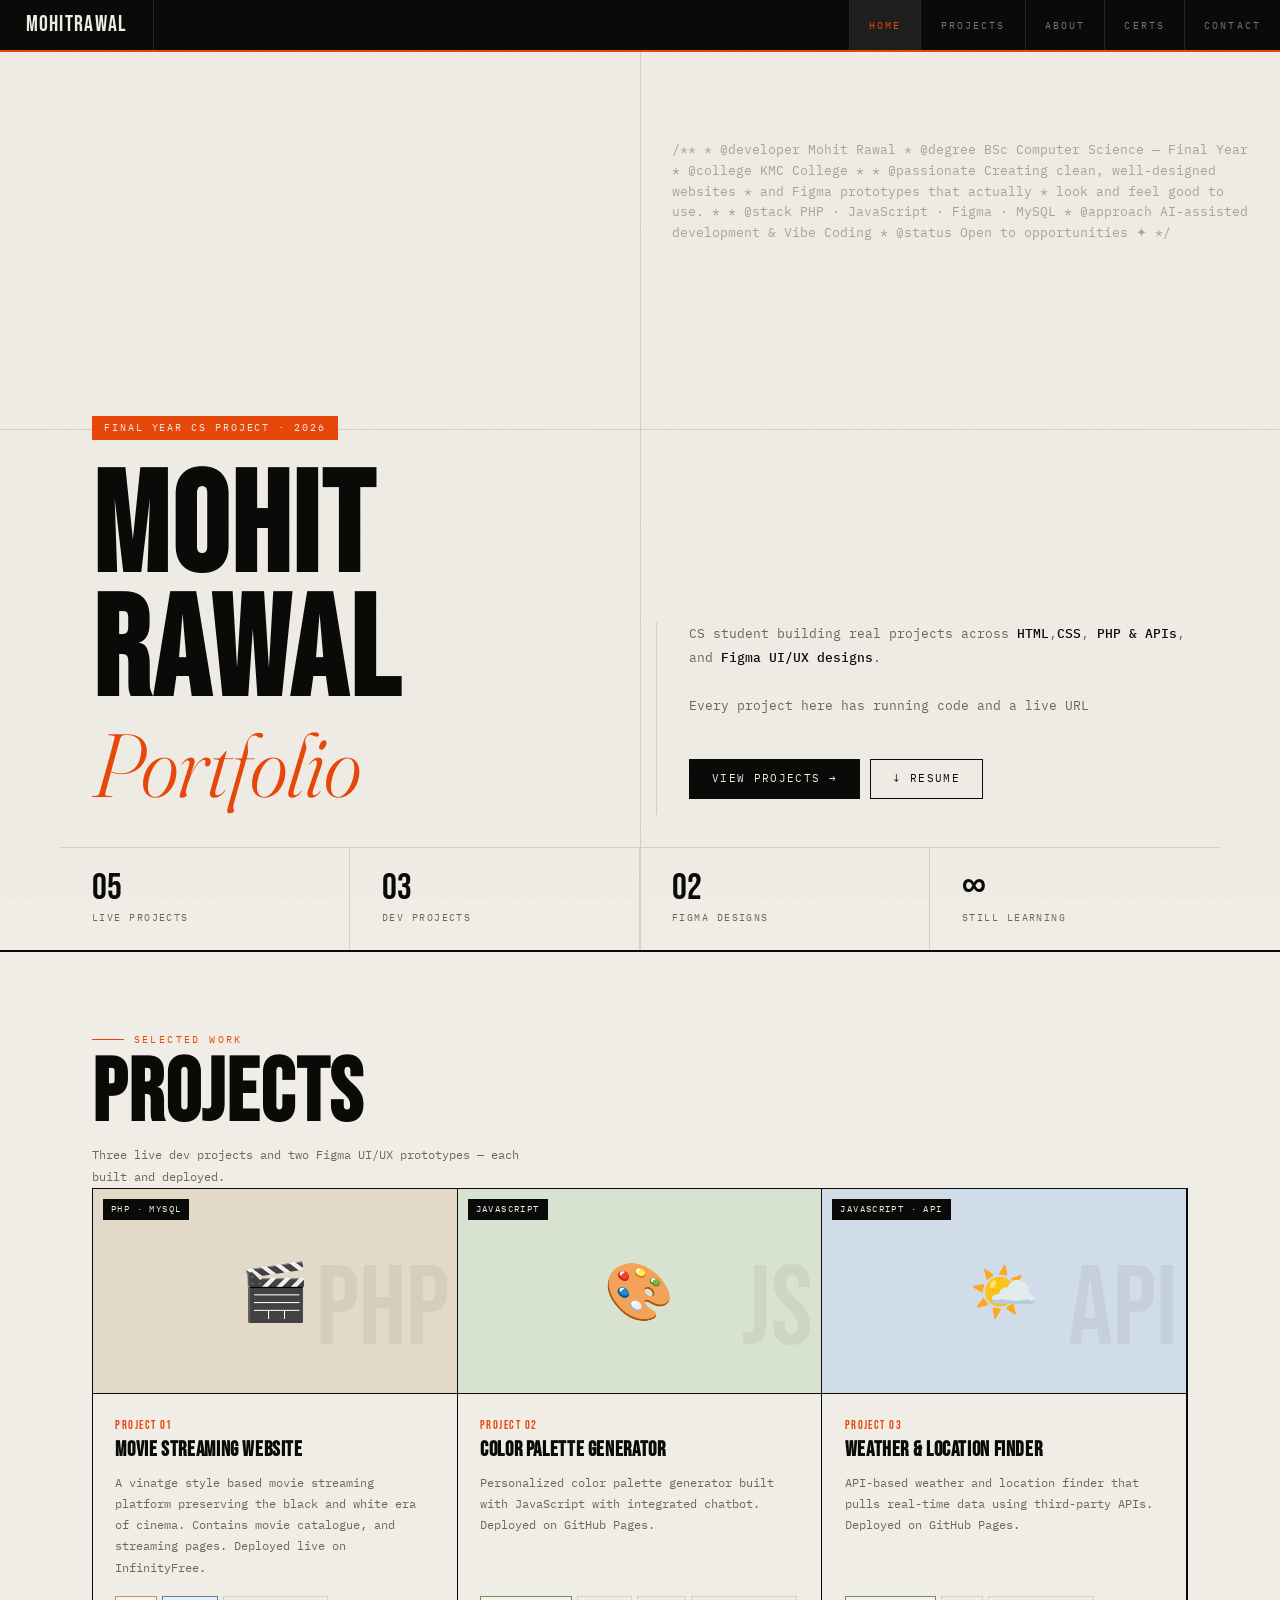
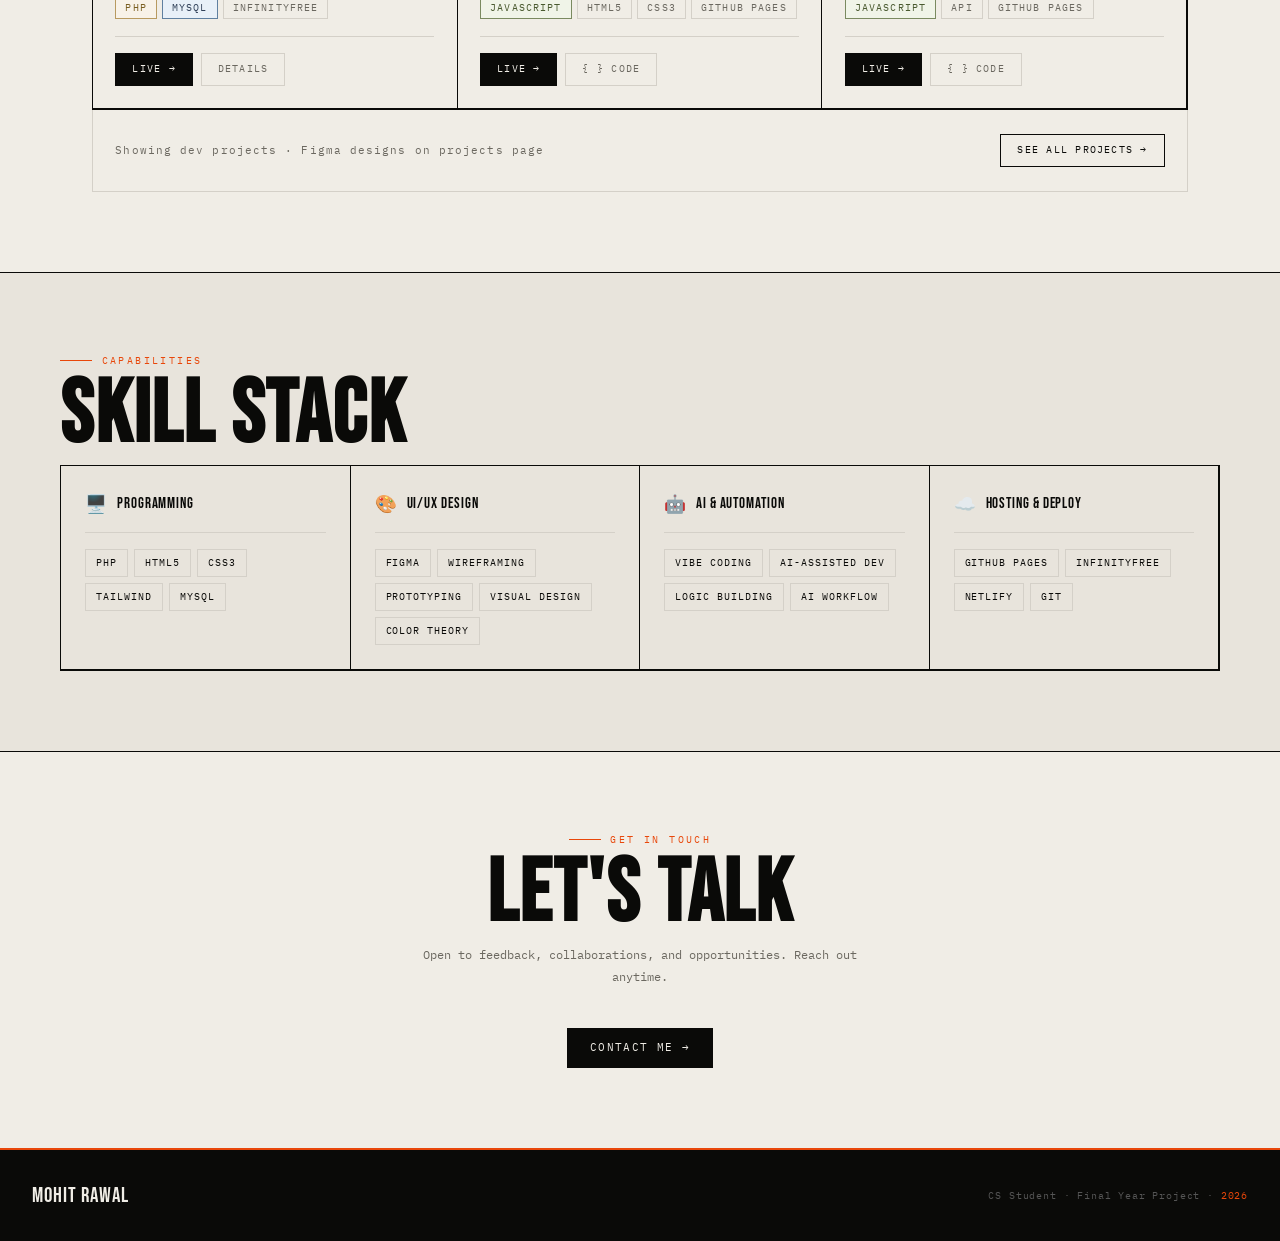
<file: index.html>
<!DOCTYPE html>
<html lang="en">
<head>
  <meta charset="UTF-8" />
  <meta name="viewport" content="width=device-width, initial-scale=1.0" />
  <title>MohitRawal — Portfolio</title>
  <meta name="description" content="CS Student · PHP · JavaScript · Figma · UI/UX Design" />
  <link rel="stylesheet" href="css/style.css" />
  <link rel="icon" type="image/svg+xml" href="data:image/svg+xml,<svg xmlns='http://www.w3.org/2000/svg' viewBox='0 0 100 100'><text y='.9em' font-size='90'>◆</text></svg>" />
</head>
<body>

<nav>
  <a href="index.html" class="nav-logo">MohitRawal</a>
  <ul class="nav-links">
    <li><a href="index.html" class="active">Home</a></li>
    <li><a href="pages/projects.html">Projects</a></li>
    <li><a href="pages/about.html">About</a></li>
    <li><a href="pages/certifications.html">Certs</a></li>
    <li><a href="pages/contact.html">Contact</a></li>
  </ul>
  <button class="hamburger" id="hamburger"><span></span><span></span><span></span></button>
</nav>
<div class="mobile-nav" id="mobileNav">
  <button class="mobile-nav-close" id="mobileNavClose">✕</button>
  <a href="index.html">Home</a>
  <a href="pages/projects.html">Projects</a>
  <a href="pages/about.html">About</a>
  <a href="pages/certifications.html">Certs</a>
  <a href="pages/contact.html">Contact</a>
</div>

<main>

<!-- ══ HERO ══ -->
<div class="hero">
  <div class="hero-rules"></div>

  <div class="hero-inner">
    <div class="hero-left">
      <div class="hero-tag">Final Year CS Project · 2026</div>
      <h1 class="hero-name">
        Mohit<br>Rawal
        <span class="italic-accent">Portfolio</span>
      </h1>
    </div>

<div class="hero-top-right">
  <span class="code-comment">/**
 * @developer  Mohit Rawal
 * @degree     BSc Computer Science — Final Year
 * @college    KMC College
 *
 * @passionate Creating clean, well-designed websites
 *             and Figma prototypes that actually
 *             look and feel good to use.
 *
 * @stack      PHP · JavaScript · Figma · MySQL
 * @approach   AI-assisted development & Vibe Coding
 * @status     Open to opportunities ✦
 */</span>
</div>




    <div class="hero-right">
      <p class="hero-desc">
        CS student building real projects across <em>HTML</em>,<em>CSS</em>,
        <em>PHP &amp; APIs</em>, and <em>Figma UI/UX designs</em>.<br><br>
        Every project here has running code and a live URL
      </p>
      <div class="hero-btns">
        <a href="pages/projects.html" class="btn btn-primary">View Projects →</a>
        <a href="assets/resume.pdf" class="btn btn-outline" download>↓ Resume</a>
      </div>
    </div>
  </div>

  <div class="hero-bottom">
    <div class="hero-stat">
      <span class="hero-stat-num">05</span>
      <span class="hero-stat-label">Live Projects</span>
    </div>
    <div class="hero-stat">
      <span class="hero-stat-num">03</span>
      <span class="hero-stat-label">Dev Projects</span>
    </div>
    <div class="hero-stat">
      <span class="hero-stat-num">02</span>
      <span class="hero-stat-label">Figma Designs</span>
    </div>
    <div class="hero-stat">
      <span class="hero-stat-num">∞</span>
      <span class="hero-stat-label">Still Learning</span>
    </div>
  </div>
</div>

<!-- ══ FEATURED PROJECTS ══ -->
<section>
  <div class="eyebrow">Selected Work</div>
  <h2 class="section-title">Projects</h2>
  <p class="section-sub">Three live dev projects and two Figma UI/UX prototypes — each built and deployed.</p>

  <div class="cards-grid">

    <!-- 01 PHP Movie Streaming -->
    <div class="project-card reveal">
      <div class="card-thumb thumb-php">
        <span>🎬</span>
        <span class="thumb-wm">PHP</span>
        <span class="card-tag">PHP · MySQL</span>
      </div>
      <div class="card-body">
        <div class="card-index">Project 01</div>
        <h3 class="card-title">Movie Streaming Website</h3>
        <p class="card-desc">A vinatge style based movie streaming platform preserving the black and white era of cinema. Contains movie catalogue, and streaming pages. Deployed live on InfinityFree.</p>
        <div class="tech-tags">
          <span class="tag tag-php">PHP</span>
          <span class="tag tag-mysql">MySQL</span>
          <span class="tag">InfinityFree</span>
        </div>
        <div class="card-actions">
          <a href="https://mohitwebdev.infinityfreeapp.com" class="btn btn-primary btn-sm" target="_blank" rel="noopener">Live →</a>
          <a href="pages/projects.html#php" class="btn btn-ghost btn-sm">Details</a>
        </div>
      </div>
    </div>

    <!-- 02 Color Palette Generator -->
    <div class="project-card reveal">
      <div class="card-thumb thumb-js">
        <span>🎨</span>
        <span class="thumb-wm">JS</span>
        <span class="card-tag">JavaScript</span>
      </div>
      <div class="card-body">
        <div class="card-index">Project 02</div>
        <h3 class="card-title">Color Palette Generator</h3>
        <p class="card-desc">Personalized color palette generator built with JavaScript with integrated chatbot. Deployed on GitHub Pages.</p>
        <div class="tech-tags">
          <span class="tag tag-js">JavaScript</span>
          <span class="tag">HTML5</span>
          <span class="tag">CSS3</span>
          <span class="tag">GitHub Pages</span>
        </div>
        <div class="card-actions">
          <a href="https://mohitrawal-codes.github.io/Color_palette/" class="btn btn-primary btn-sm" target="_blank" rel="noopener">Live →</a>
          <a href="https://github.com/mohitrawal-codes/Color_palette" class="btn btn-ghost btn-sm" target="_blank" rel="noopener">{ } Code</a>
        </div>
      </div>
    </div>

    <!-- 03 Weather & Location API -->
    <div class="project-card reveal">
      <div class="card-thumb thumb-js" style="background:#d0dce8;">
        <span>🌤️</span>
        <span class="thumb-wm">API</span>
        <span class="card-tag">JavaScript · API</span>
      </div>
      <div class="card-body">
        <div class="card-index">Project 03</div>
        <h3 class="card-title">Weather &amp; Location Finder</h3>
        <p class="card-desc">API-based weather and location finder that pulls real-time data using third-party APIs. Deployed on GitHub Pages.</p>
        <div class="tech-tags">
          <span class="tag tag-js">JavaScript</span>
          <span class="tag">API</span>
          <span class="tag">GitHub Pages</span>
        </div>
        <div class="card-actions">
          <a href="https://mohitrawal-codes.github.io/API_project/" class="btn btn-primary btn-sm" target="_blank" rel="noopener">Live →</a>
          <a href="https://github.com/mohitrawal-codes/API_project" class="btn btn-ghost btn-sm" target="_blank" rel="noopener">{ } Code</a>
        </div>
      </div>
    </div>

  </div>

  <div style="margin-top:0;border:1px solid var(--line);border-top:none;padding:1.5rem 1.4rem;display:flex;justify-content:space-between;align-items:center;">
    <span style="font-size:0.68rem;color:var(--muted);letter-spacing:0.1em;">Showing dev projects · Figma designs on projects page</span>
    <a href="pages/projects.html" class="btn btn-outline btn-sm">See All Projects →</a>
  </div>
</section>

<!-- ══ SKILLS ══ -->
<div style="border-top:1px solid var(--ink);border-bottom:1px solid var(--ink);background:var(--surface);padding:5rem 2rem;">
  <div style="max-width:1160px;margin:0 auto;">
    <div class="eyebrow">Capabilities</div>
    <h2 class="section-title">Skill Stack</h2>

    <div class="skills-layout">
      <div class="skill-group reveal">
        <div class="skill-group-head">
          <span class="skill-group-icon">🖥️</span>
          <span class="skill-group-name">Programming</span>
        </div>
        <div class="skill-tag-list">
          <span class="skill-tag">PHP</span>
          <span class="skill-tag">HTML5</span>
          <span class="skill-tag">CSS3</span>
          <span class="skill-tag">Tailwind</span>
          <span class="skill-tag">MySQL</span>
        </div>
      </div>
      <div class="skill-group reveal">
        <div class="skill-group-head">
          <span class="skill-group-icon">🎨</span>
          <span class="skill-group-name">UI/UX Design</span>
        </div>
        <div class="skill-tag-list">
          <span class="skill-tag">Figma</span>
          <span class="skill-tag">Wireframing</span>
          <span class="skill-tag">Prototyping</span>
          <span class="skill-tag">Visual Design</span>
          <span class="skill-tag">Color Theory</span>
        </div>
      </div>
      <div class="skill-group reveal">
        <div class="skill-group-head">
          <span class="skill-group-icon">🤖</span>
          <span class="skill-group-name">AI & Automation</span>
        </div>
        <div class="skill-tag-list">
          <span class="skill-tag">Vibe Coding</span>
          <span class="skill-tag">AI-Assisted Dev</span>
          <span class="skill-tag">Logic Building</span>
          <span class="skill-tag">AI Workflow</span>
        </div>
      </div>
      <div class="skill-group reveal">
        <div class="skill-group-head">
          <span class="skill-group-icon">☁️</span>
          <span class="skill-group-name">Hosting & Deploy</span>
        </div>
        <div class="skill-tag-list">
          <span class="skill-tag">GitHub Pages</span>
          <span class="skill-tag">InfinityFree</span>
          <span class="skill-tag">Netlify</span>
          <span class="skill-tag">Git</span>
        </div>
      </div>
    </div>
  </div>
</div>

<!-- ══ CTA ══ -->
<section style="text-align:center;">
  <div class="eyebrow" style="justify-content:center;">Get In Touch</div>
  <h2 class="section-title">Let's Talk</h2>
  <p class="section-sub" style="margin:0 auto 2.5rem;text-align:center;">Open to feedback, collaborations, and opportunities. Reach out anytime.</p>
  <a href="pages/contact.html" class="btn btn-primary">Contact Me →</a>
</section>

</main>

<footer>
  <span class="footer-brand">Mohit Rawal</span>
  <span class="footer-text">CS Student · Final Year Project · <span>2026</span></span>
</footer>

<script src="js/main.js"></script>
</body>
</html>
</file>
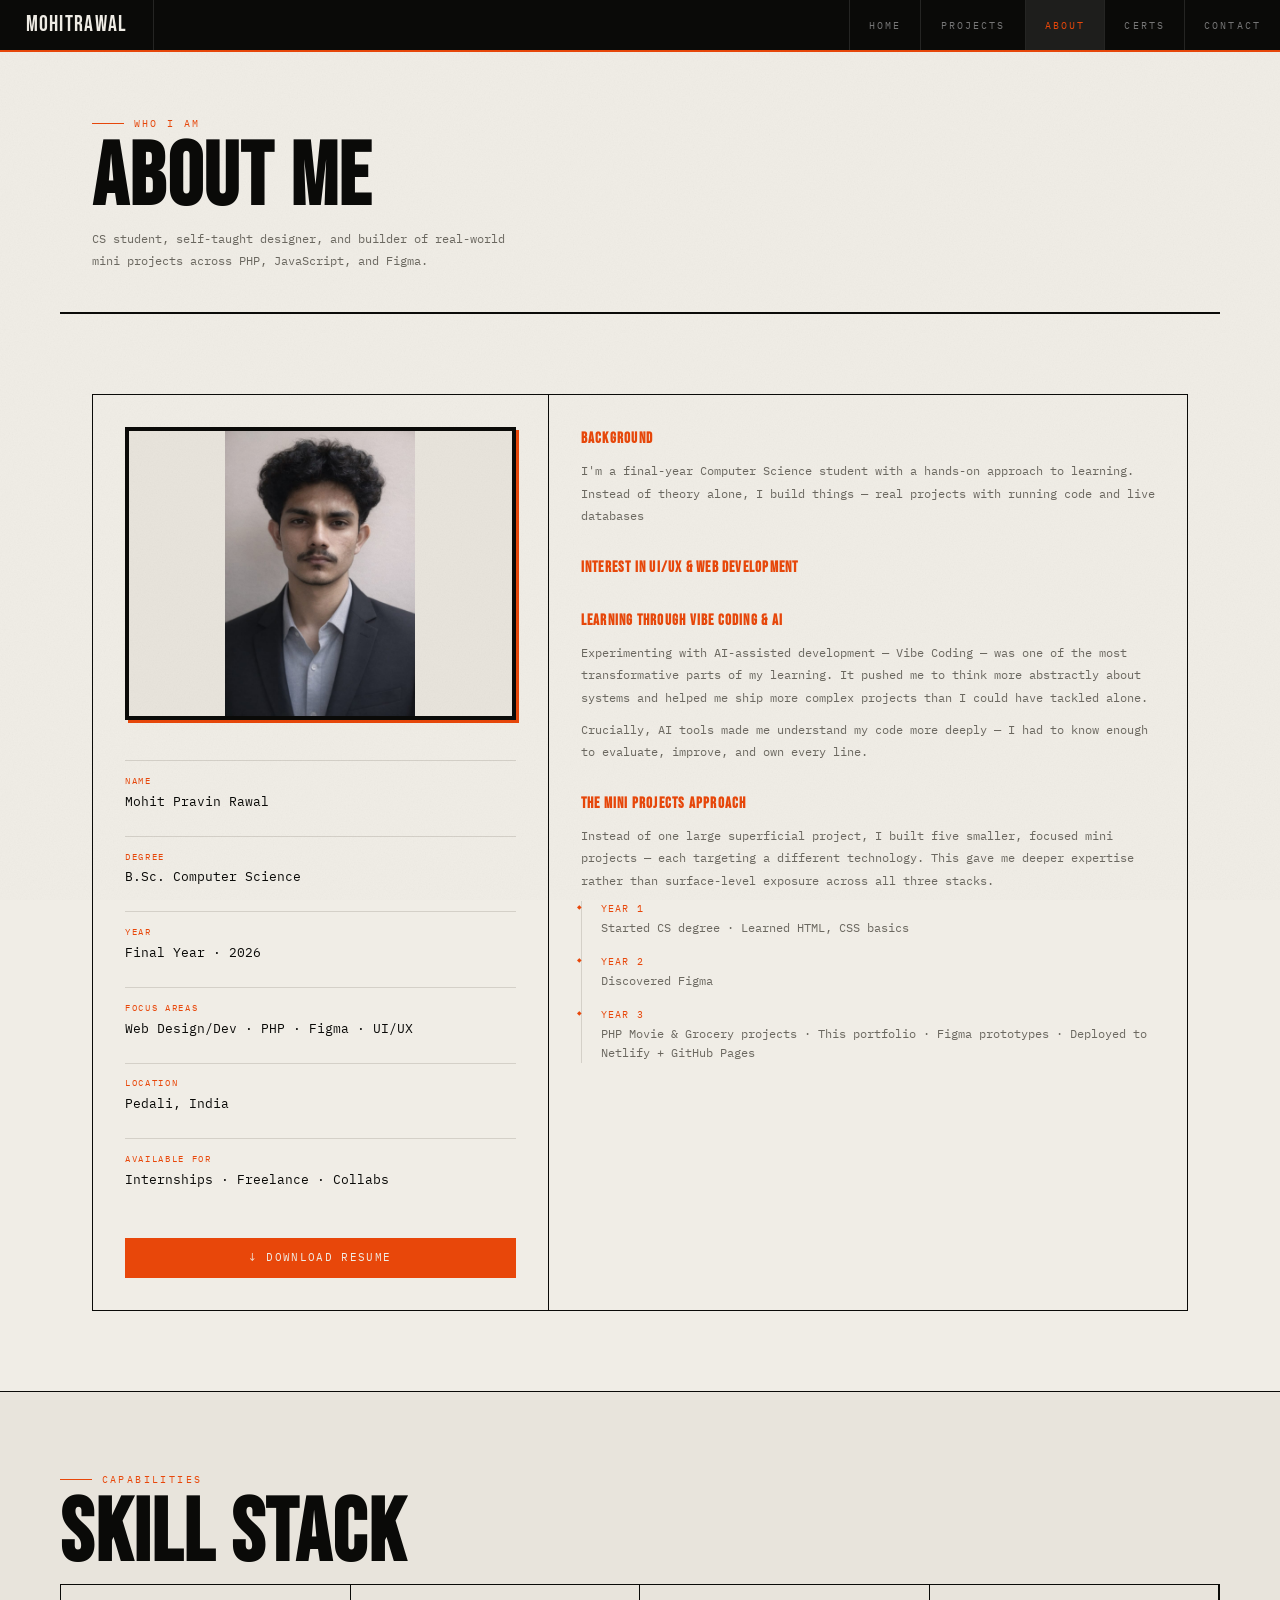
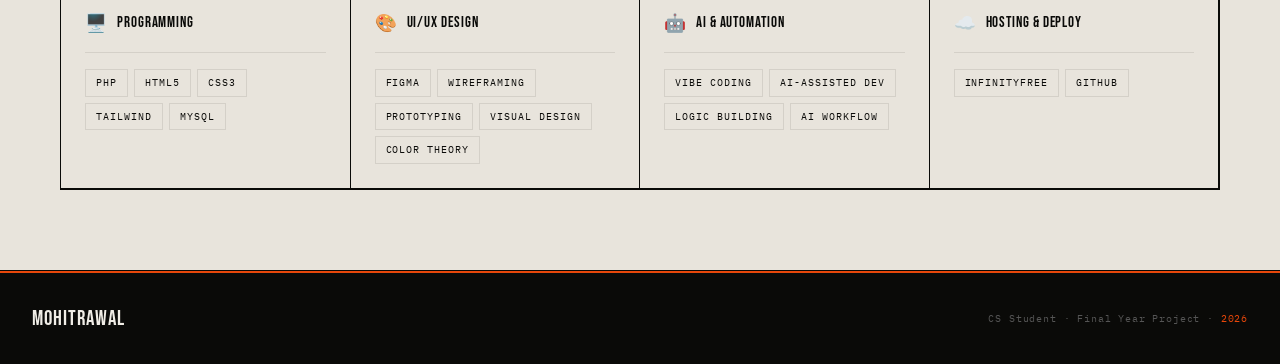
<file: pages/about.html>
<!DOCTYPE html>
<html lang="en">
<head>
  <meta charset="UTF-8" />
  <meta name="viewport" content="width=device-width, initial-scale=1.0" />
  <title>About — MohitRawal</title>
  <link rel="stylesheet" href="../css/style.css" />
</head>
<body>

<nav>
  <a href="../index.html" class="nav-logo">MohitRawal</a>
  <ul class="nav-links">
    <li><a href="../index.html">Home</a></li>
    <li><a href="projects.html">Projects</a></li>
    <li><a href="about.html" class="active">About</a></li>
    <li><a href="certifications.html">Certs</a></li>
    <li><a href="contact.html">Contact</a></li>
  </ul>
  <button class="hamburger" id="hamburger"><span></span><span></span><span></span></button>
</nav>
<div class="mobile-nav" id="mobileNav">
  <button class="mobile-nav-close" id="mobileNavClose">✕</button>
  <a href="../index.html">Home</a>
  <a href="projects.html">Projects</a>
  <a href="about.html">About</a>
  <a href="certifications.html">Certifications</a>
  <a href="contact.html">Contact</a>
</div>

<main>

<div class="page-hero">
  <div class="eyebrow">Who I Am</div>
  <h1 class="section-title">About Me</h1>
  <p class="section-sub">CS student, self-taught designer, and builder of real-world mini projects across PHP, JavaScript, and Figma.</p>
</div>

<section>
  <div class="about-grid">
    <div class="about-left reveal">
      <div class="about-avatar-block">
  <img src="../assets/profile.jpg" alt="Mohit Rawal"/>
</div>

      <div class="about-info-item">
        <div class="about-info-label">Name</div>
        <div class="about-info-val">Mohit Pravin Rawal</div>
      </div>
      <div class="about-info-item">
        <div class="about-info-label">Degree</div>
        <div class="about-info-val">B.Sc. Computer Science</div>
      </div>
      <div class="about-info-item">
        <div class="about-info-label">Year</div>
        <div class="about-info-val">Final Year · 2026</div>
      </div>
      <div class="about-info-item">
        <div class="about-info-label">Focus Areas</div>
        <div class="about-info-val">Web Design/Dev · PHP · Figma · UI/UX</div>
      </div>
      <div class="about-info-item">
        <div class="about-info-label">Location</div>
        <div class="about-info-val">Pedali, India</div>
      </div>
      <div class="about-info-item">
        <div class="about-info-label">Available For</div>
        <div class="about-info-val">Internships · Freelance · Collabs</div>
      </div>

      <div style="padding-top:1.5rem;">
        <a href="../assets/resume.pdf" class="btn btn-orange" download style="width:100%;justify-content:center;">↓ Download Resume</a>
      </div>
    </div>

    <div class="about-right reveal">
      <h3>Background</h3>
      <p>I'm a final-year Computer Science student with a hands-on approach to learning. Instead of theory alone, I build things — real projects with running code and live databases</p>

      <h3>Interest in UI/UX & Web Development</h3>

      <h3>Learning Through Vibe Coding & AI</h3>
      <p>Experimenting with AI-assisted development — Vibe Coding — was one of the most transformative parts of my learning. It pushed me to think more abstractly about systems and helped me ship more complex projects than I could have tackled alone.</p>
      <p>Crucially, AI tools made me understand my code more deeply — I had to know enough to evaluate, improve, and own every line.</p>

      <h3>The Mini Projects Approach</h3>
      <p>Instead of one large superficial project, I built five smaller, focused mini projects — each targeting a different technology. This gave me deeper expertise rather than surface-level exposure across all three stacks.</p>

      <div class="timeline">
        <div class="tl-item">
          <div class="tl-year">Year 1</div>
          <div class="tl-text">Started CS degree · Learned HTML, CSS basics</div>
        </div>
        <div class="tl-item">
          <div class="tl-year">Year 2</div>
          <div class="tl-text">Discovered Figma</div>
        </div>
        <div class="tl-item">
          <div class="tl-year">Year 3</div>
          <div class="tl-text">PHP Movie & Grocery projects · This portfolio · Figma prototypes · Deployed to Netlify + GitHub Pages</div>
        </div>
      </div>
    </div>
  </div>
</section>

<!-- SKILLS FULL -->
<div style="border-top:1px solid var(--ink);border-bottom:1px solid var(--ink);background:var(--surface);padding:5rem 2rem;">
  <div style="max-width:1160px;margin:0 auto;">
    <div class="eyebrow">Capabilities</div>
    <h2 class="section-title">Skill Stack</h2>

    <div class="skills-layout">
      <div class="skill-group reveal">
        <div class="skill-group-head"><span class="skill-group-icon">🖥️</span><span class="skill-group-name">Programming</span></div>
        <div class="skill-tag-list">
          <span class="skill-tag">PHP</span><span class="skill-tag">HTML5</span>
          <span class="skill-tag">CSS3</span><span class="skill-tag">Tailwind</span><span class="skill-tag">MySQL</span>
        </div>
      </div>
      <div class="skill-group reveal">
        <div class="skill-group-head"><span class="skill-group-icon">🎨</span><span class="skill-group-name">UI/UX Design</span></div>
        <div class="skill-tag-list">
          <span class="skill-tag">Figma</span><span class="skill-tag">Wireframing</span><span class="skill-tag">Prototyping</span>
          <span class="skill-tag">Visual Design</span><span class="skill-tag">Color Theory</span>
        </div>
      </div>
      <div class="skill-group reveal">
        <div class="skill-group-head"><span class="skill-group-icon">🤖</span><span class="skill-group-name">AI & Automation</span></div>
        <div class="skill-tag-list">
          <span class="skill-tag">Vibe Coding</span><span class="skill-tag">AI-Assisted Dev</span>
          <span class="skill-tag">Logic Building</span><span class="skill-tag">AI Workflow</span>
        </div>
      </div>
      <div class="skill-group reveal">
        <div class="skill-group-head"><span class="skill-group-icon">☁️</span><span class="skill-group-name">Hosting & Deploy</span></div>
        <div class="skill-tag-list">
          <span class="skill-tag">InfinityFree</span><span class="skill-tag">GitHub</span>
        </div>
      </div>
    </div>
  </div>
</div>

</main>

<footer>
  <span class="footer-brand">MohitRawal</span>
  <span class="footer-text">CS Student · Final Year Project · <span>2026</span></span>
</footer>
<script src="../js/main.js"></script>
</body>
</html>
</file>
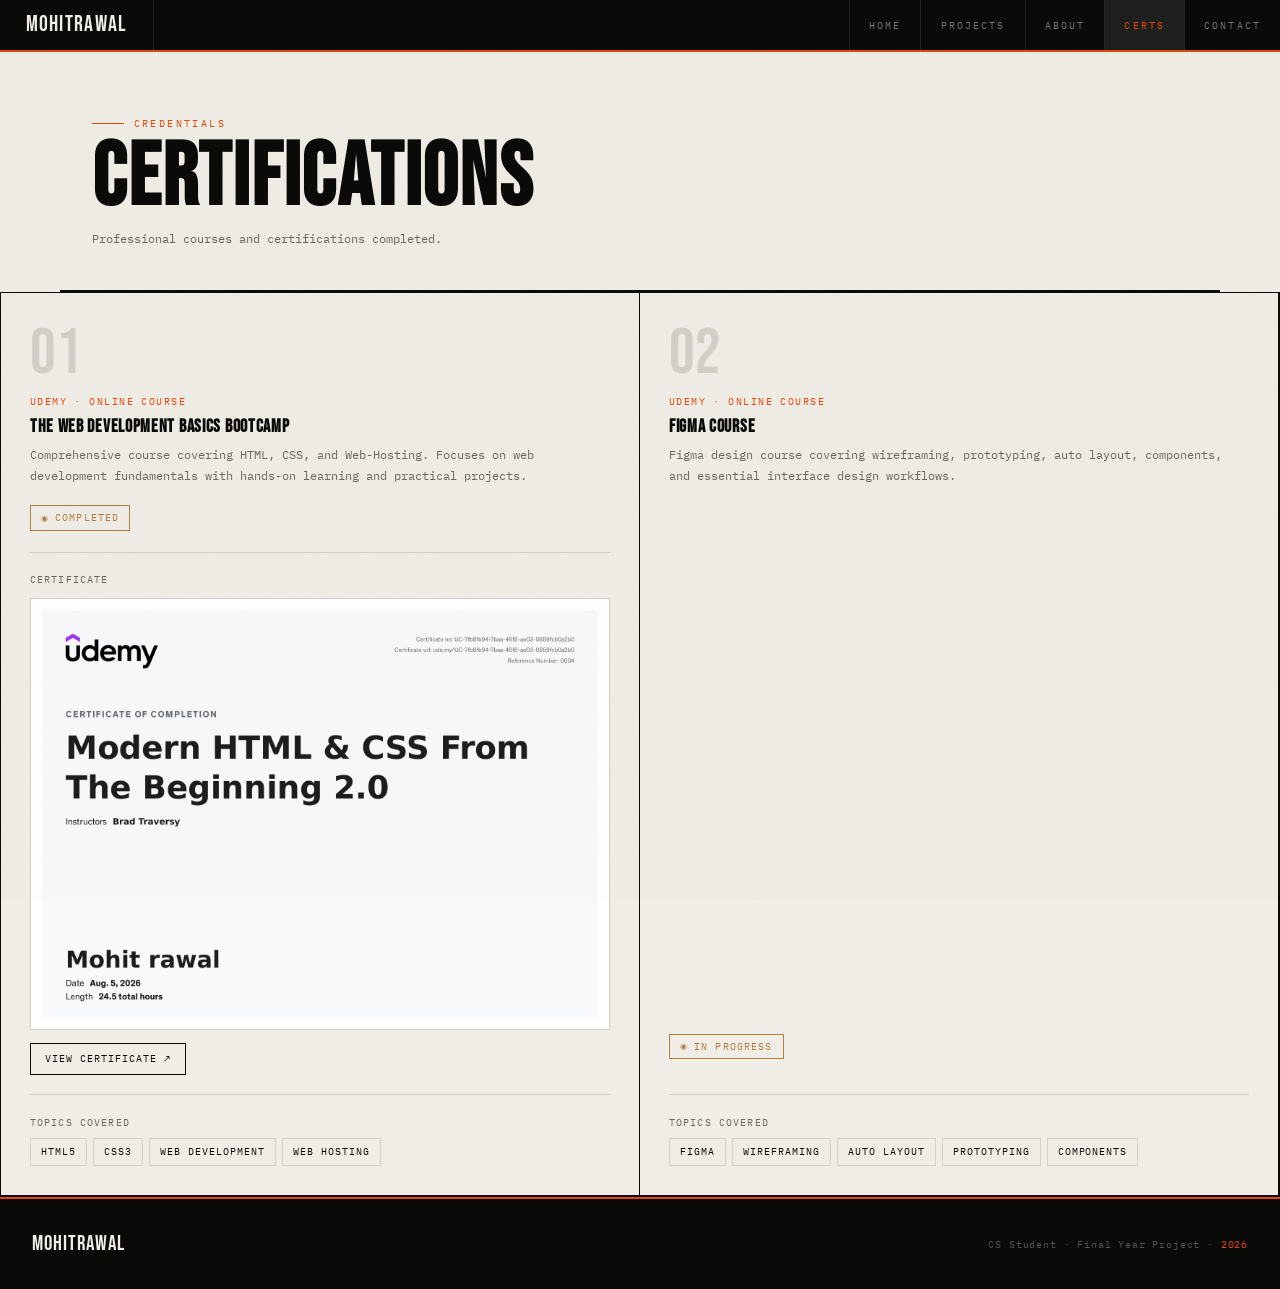
<file: pages/certifications.html>
<!DOCTYPE html>

<html lang="en">

<head>
  <meta charset="UTF-8" />
  <meta name="viewport" content="width=device-width, initial-scale=1.0" />
  <title>Certifications — MohitRawal</title>
  <link rel="stylesheet" href="../css/style.css" />
</head>

<body>

  <nav>

    <a href="../index.html" class="nav-logo">
      MohitRawal
    </a>

    <ul class="nav-links">
      <li><a href="../index.html">Home</a></li>
      <li><a href="projects.html">Projects</a></li>
      <li><a href="about.html">About</a></li>
      <li><a href="certifications.html" class="active">Certs</a></li>
      <li><a href="contact.html">Contact</a></li>
    </ul>

    <button class="hamburger" id="hamburger">
      <span></span>
      <span></span>
      <span></span>
    </button>

  </nav>

  <div class="mobile-nav" id="mobileNav">

    <button class="mobile-nav-close" id="mobileNavClose">
      ✕
    </button>

    <a href="../index.html">Home</a> <a href="projects.html">Projects</a> <a href="about.html">About</a> <a
      href="certifications.html">Certifications</a> <a href="contact.html">Contact</a>

  </div>

  <main>

    <div class="page-hero">

      <div class="eyebrow">
        Credentials
      </div>

      <h1 class="section-title">
        Certifications
      </h1>

      <p class="section-sub">
        Professional courses and certifications completed.
      </p>


    </div>




    <div class="cert-grid">


      <!-- ==================== UDEMY WEB DEVELOPMENT ==================== -->

      <div class="cert-card reveal">

        <div class="cert-num">
          01
        </div>

        <div class="cert-platform">
          Udemy · Online Course
        </div>

        <h3 class="cert-title">
          The Web Development Basics Bootcamp
        </h3>

        <p class="cert-note">
          Comprehensive course covering HTML, CSS, and Web-Hosting.
          Focuses on web development fundamentals with hands-on learning
          and practical projects.
        </p>

        <div class="cert-badge">
          Completed
        </div>


        <!-- Certificate Preview -->

        <div class="certificate-preview">

          <p class="certificate-label">
            Certificate
          </p>

          <a href="../assets/udemy web dev.jpg" target="_blank" rel="noopener noreferrer">

            <img src="../assets/udemy web dev.jpg" alt="Udemy Web Development Basics Bootcamp Certificate"
              class="certificate-image" />

          </a>


          <a href="../assets/udemy web dev.jpg" target="_blank" rel="noopener noreferrer" class="certificate-link">
            View Certificate ↗
          </a>

        </div>


        <!-- Topics Covered -->

        <div class="cert-topics">

          <p class="cert-topics-label">
            Topics Covered
          </p>

          <div class="skill-tag-list">

            <span class="skill-tag">
              HTML5
            </span>

            <span class="skill-tag">
              CSS3
            </span>

            <span class="skill-tag">
              Web Development
            </span>

            <span class="skill-tag">
              Web Hosting
            </span>

          </div>

        </div>

      </div>



      <!-- ==================== UDEMY FIGMA COURSE ==================== -->

      <div class="cert-card reveal">

        <div class="cert-num">
          02
        </div>

        <div class="cert-platform">
          Udemy · Online Course
        </div>

        <h3 class="cert-title">
          Figma Course
        </h3>

        <p class="cert-note">
          Figma design course covering wireframing, prototyping,
          auto layout, components, and essential interface design
          workflows.
        </p>

        <div class="cert-badge">
          In Progress
        </div>


        <!-- Topics Covered -->

        <div class="cert-topics">

          <p class="cert-topics-label">
            Topics Covered
          </p>

          <div class="skill-tag-list">

            <span class="skill-tag">
              Figma
            </span>

            <span class="skill-tag">
              Wireframing
            </span>

            <span class="skill-tag">
              Auto Layout
            </span>

            <span class="skill-tag">
              Prototyping
            </span>

            <span class="skill-tag">
              Components
            </span>

          </div>

        </div>

      </div>


    </div>

    </section>

  </main>

  <footer>

    <span class="footer-brand">
      MohitRawal
    </span>

    <span class="footer-text">
      CS Student · Final Year Project · <span>2026</span>
    </span>

  </footer>

  <script src="../js/main.js"></script>

</body>

</html>
</file>
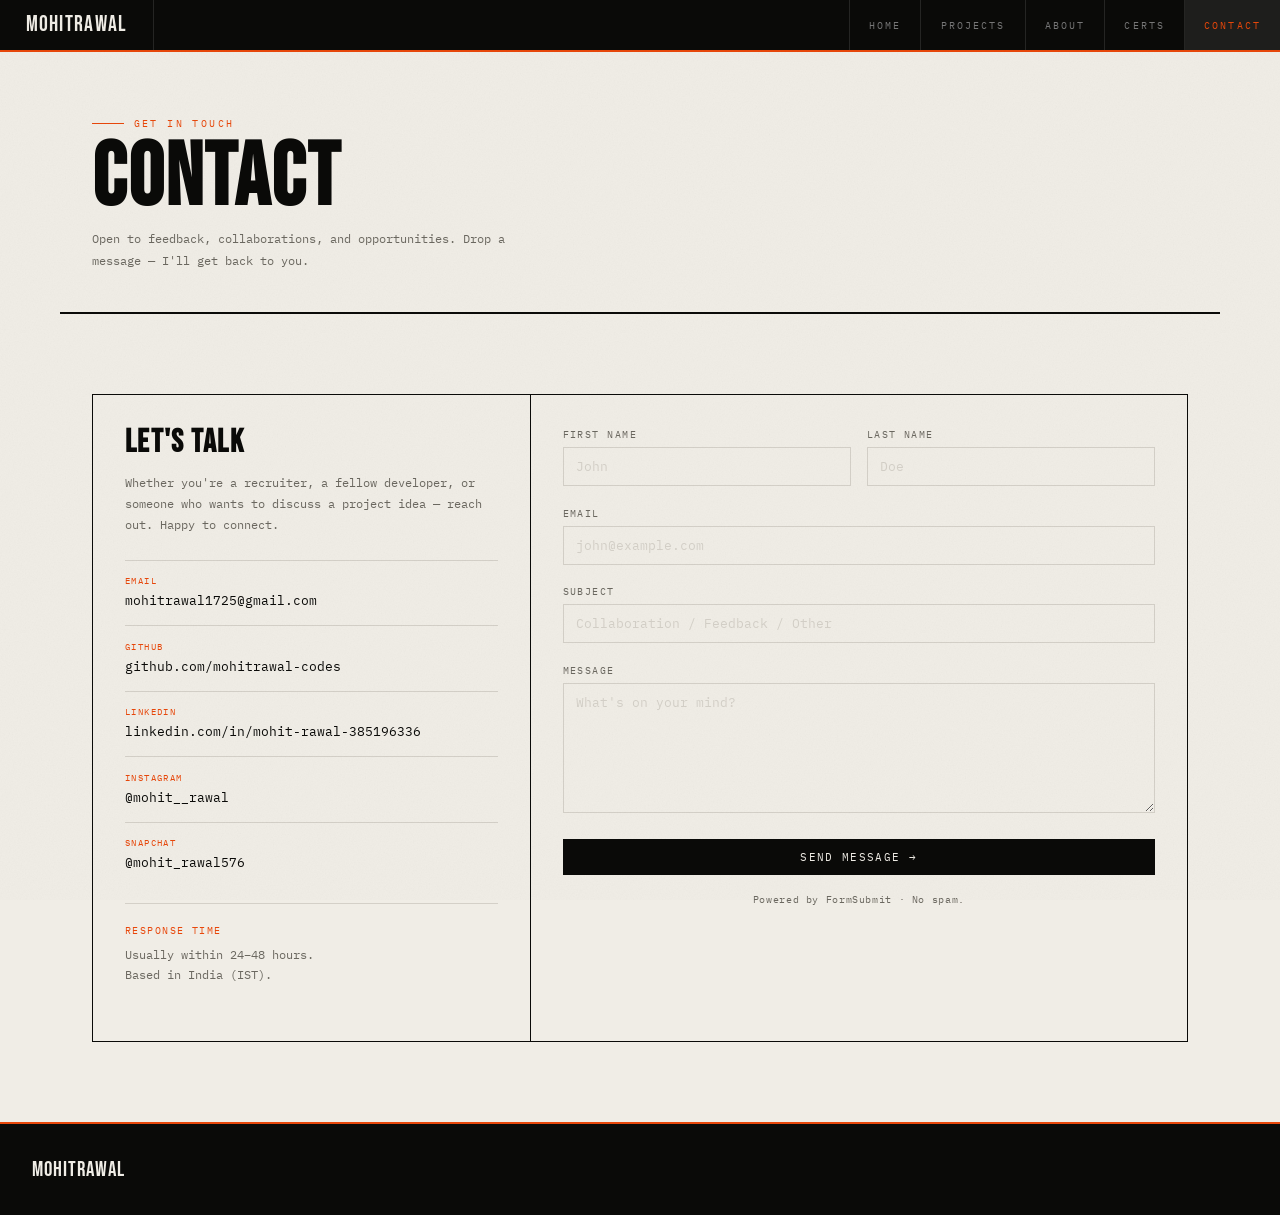
<file: pages/contact.html>
<!DOCTYPE html>
<html lang="en">
<head>
  <meta charset="UTF-8" />
  <meta name="viewport" content="width=device-width, initial-scale=1.0" />
  <title>Contact — MohitRawal</title>
  <link rel="stylesheet" href="../css/style.css" />
</head>
<body>

<nav>
  <a href="../index.html" class="nav-logo">MohitRawal</a>
  <ul class="nav-links">
    <li><a href="../index.html">Home</a></li>
    <li><a href="projects.html">Projects</a></li>
    <li><a href="about.html">About</a></li>
    <li><a href="certifications.html">Certs</a></li>
    <li><a href="contact.html" class="active">Contact</a></li>
  </ul>
  <button class="hamburger" id="hamburger"><span></span><span></span><span></span></button>
</nav>
<div class="mobile-nav" id="mobileNav">
  <button class="mobile-nav-close" id="mobileNavClose">✕</button>
  <a href="../index.html">Home</a>
  <a href="projects.html">Projects</a>
  <a href="about.html">About</a>
  <a href="certifications.html">Certifications</a>
  <a href="contact.html">Contact</a>
</div>

<main>

<div class="page-hero">
  <div class="eyebrow">Get In Touch</div>
  <h1 class="section-title">Contact</h1>
  <p class="section-sub">Open to feedback, collaborations, and opportunities. Drop a message — I'll get back to you.</p>
</div>

<section>
  <div class="contact-grid">

    <div class="contact-left reveal">
      <h3>Let's Talk</h3>
      <p>Whether you're a recruiter, a fellow developer, or someone who wants to discuss a project idea — reach out. Happy to connect.</p>

      <a href="mailto:mohitrawal1725@gmail.com" class="contact-item">
  <span class="contact-item-label">Email</span>
  <span class="contact-item-val">mohitrawal1725@gmail.com</span>
</a>
      <a href="https://github.com/mohitrawal-codes" class="contact-item" target="_blank">
  <span class="contact-item-label">GitHub</span>
  <span class="contact-item-val">github.com/mohitrawal-codes</span>
</a>
      <a href="https://linkedin.com/in/mohit-rawal-385196336" class="contact-item" target="_blank">
  <span class="contact-item-label">LinkedIn</span>
  <span class="contact-item-val">linkedin.com/in/mohit-rawal-385196336</span>
</a>
<a href="https://instagram.com/mohit__rawal" class="contact-item" target="_blank">
  <span class="contact-item-label">Instagram</span>
  <span class="contact-item-val">@mohit__rawal</span>
</a>
<a href="https://snapchat.com/add/mohit_rawal576" class="contact-item" target="_blank">
  <span class="contact-item-label">Snapchat</span>
  <span class="contact-item-val">@mohit_rawal576</span>
</a>

      <div style="border-top:1px solid var(--line);margin-top:1rem;padding-top:1.2rem;">
        <div style="font-size:0.6rem;letter-spacing:0.15em;text-transform:uppercase;color:var(--orange);margin-bottom:6px;">Response Time</div>
        <p style="font-size:0.76rem;color:var(--muted);line-height:1.65;">Usually within 24–48 hours.<br>Based in India (IST).</p>
      </div>
    </div>

    <div class="contact-right reveal">
      <!-- FormSubmit: replace YOUR_EMAIL with your real email -->
      <form id="contactForm" action="https://formsubmit.co/mohitrawal1725@gmail.com" method="POST">
        <input type="hidden" name="_subject" value="Portfolio Contact" />
        <input type="hidden" name="_captcha" value="false" />
       <input type="hidden" name="_next" value="https://mohitrawal-codes.github.io/Personal_Portfolio/pages/contact.html" />
        <input type="text" name="_honey" style="display:none" />

        <div class="form-row">
          <div class="form-group">
            <label class="form-label">First Name</label>
            <input class="form-input" type="text" name="first_name" placeholder="John" required />
          </div>
          <div class="form-group">
            <label class="form-label">Last Name</label>
            <input class="form-input" type="text" name="last_name" placeholder="Doe" />
          </div>
        </div>
        <div class="form-group">
          <label class="form-label">Email</label>
          <input class="form-input" type="email" name="email" placeholder="john@example.com" required />
        </div>
        <div class="form-group">
          <label class="form-label">Subject</label>
          <input class="form-input" type="text" name="subject" placeholder="Collaboration / Feedback / Other" />
        </div>
        <div class="form-group">
          <label class="form-label">Message</label>
          <textarea class="form-textarea" name="message" placeholder="What's on your mind?" required></textarea>
        </div>
        <button type="submit" class="btn btn-primary" style="width:100%;justify-content:center;">Send Message →</button>
        <p style="font-size:0.65rem;color:var(--muted);text-align:center;margin-top:1rem;letter-spacing:0.06em;">Powered by FormSubmit · No spam.</p>
      </form>
    </div>

  </div>
</section>
</main>

<footer>
  <span class="footer-brand">MohitRawal</span>
  <span clas
</file>
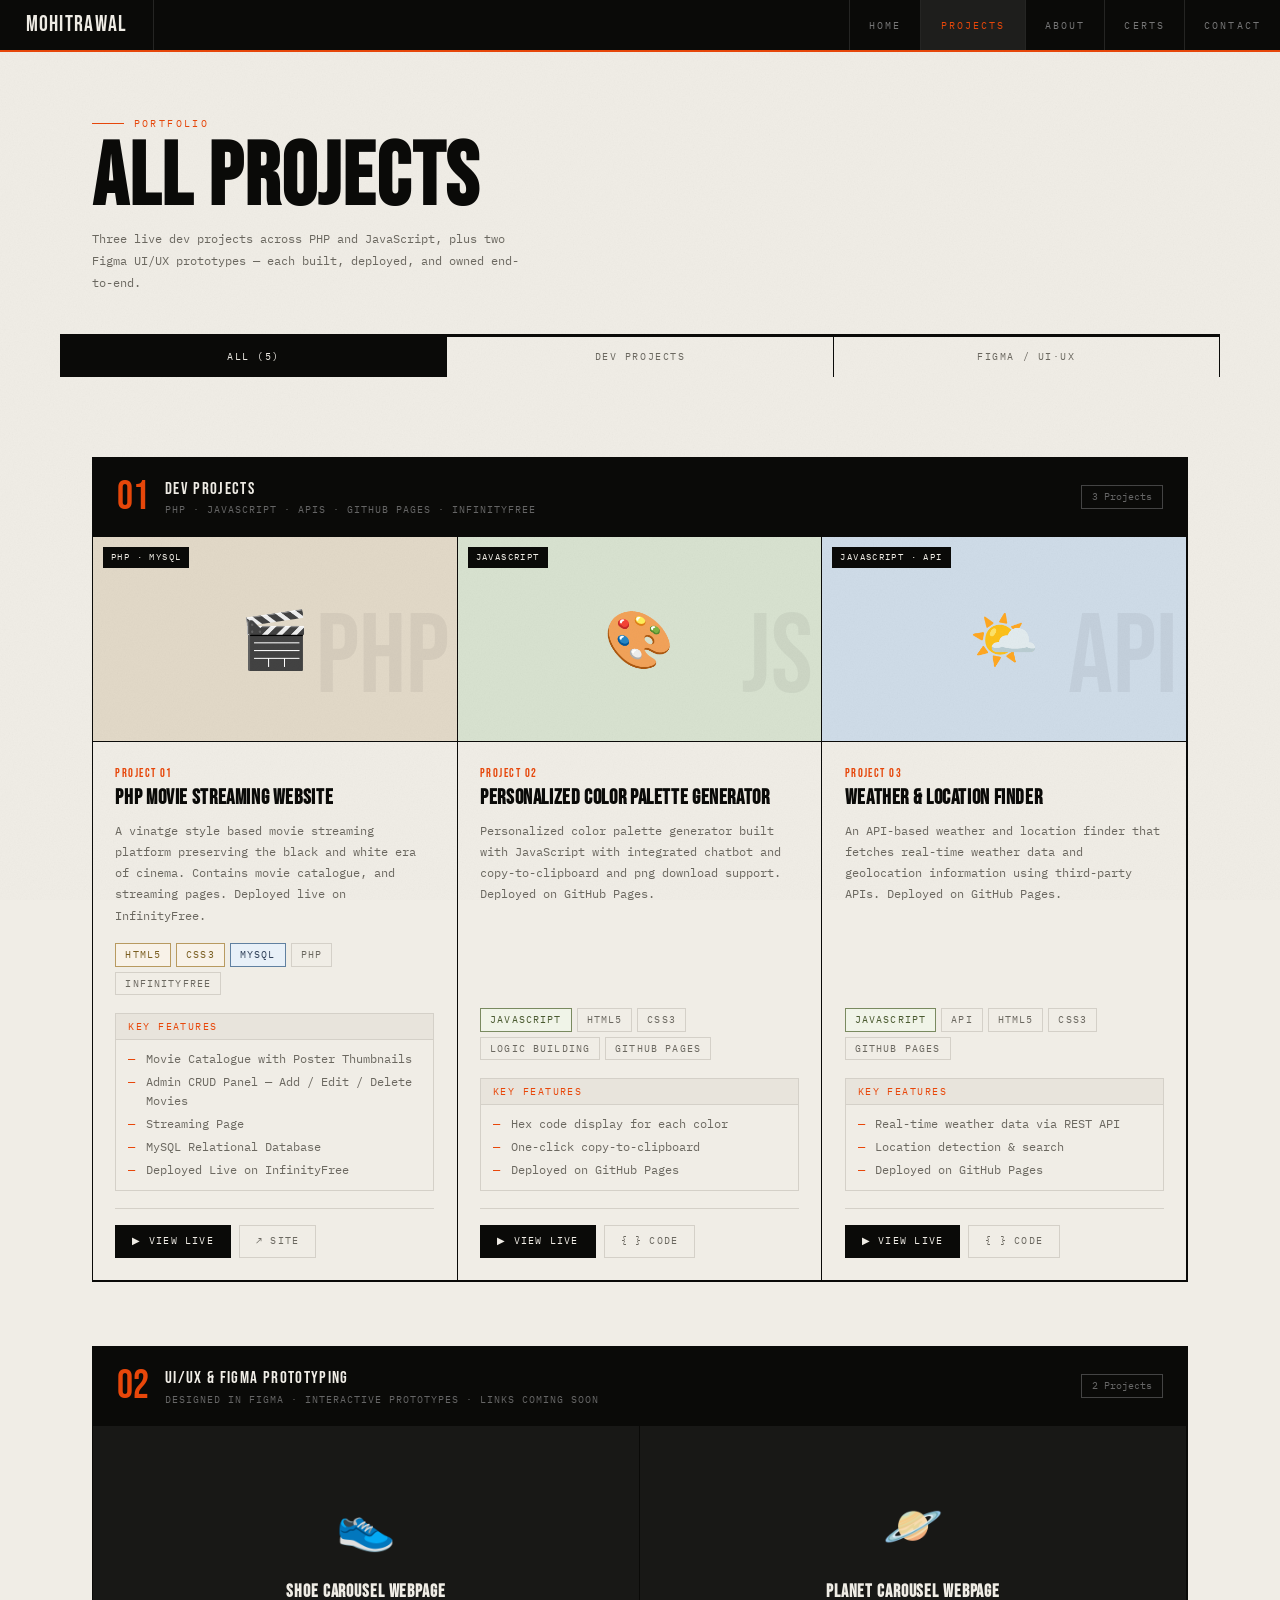
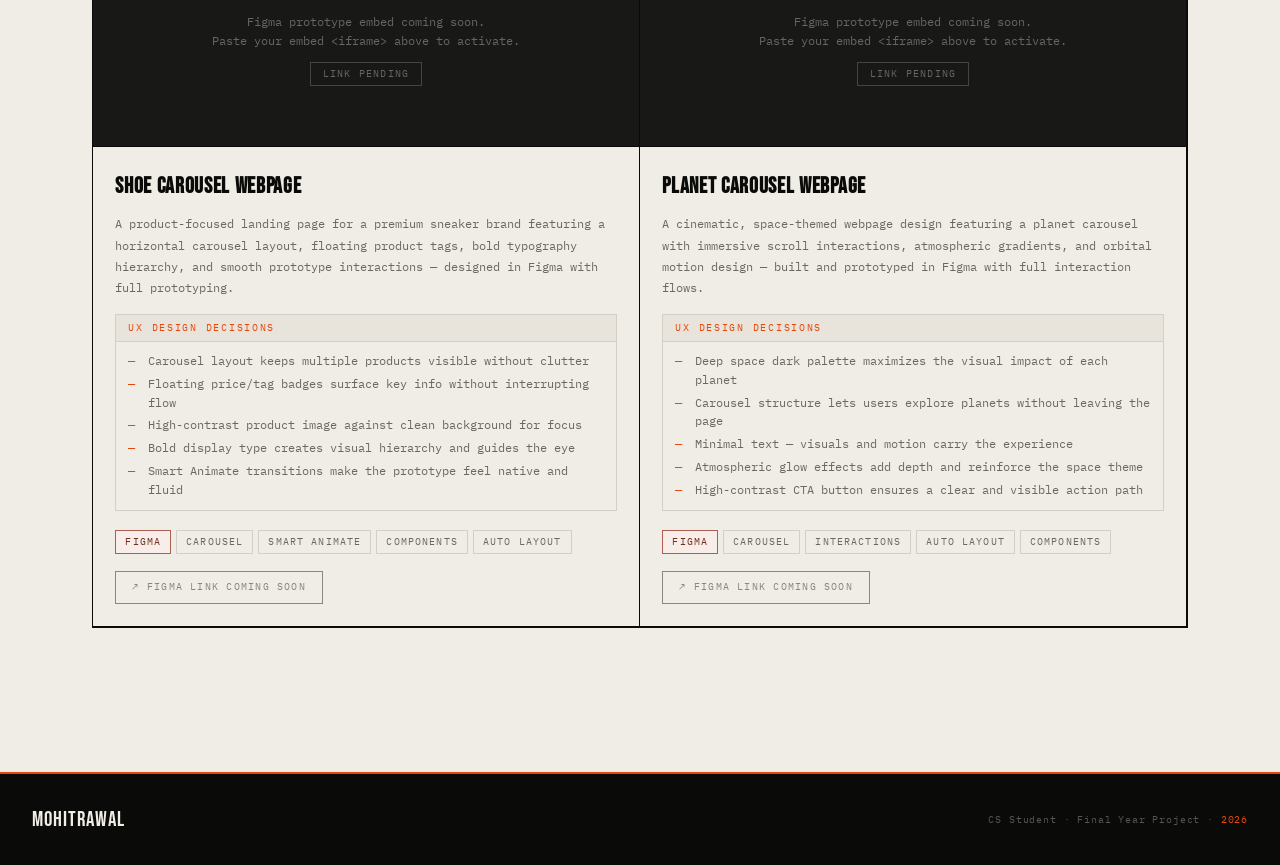
<file: pages/projects.html>
<!DOCTYPE html>
<html lang="en">
<head>
  <meta charset="UTF-8" />
  <meta name="viewport" content="width=device-width, initial-scale=1.0" />
  <title>Projects — MohitRawal</title>
  <link rel="stylesheet" href="../css/style.css" />
</head>
<body>

<nav>
  <a href="../index.html" class="nav-logo">MohitRawal</a>
  <ul class="nav-links">
    <li><a href="../index.html">Home</a></li>
    <li><a href="projects.html" class="active">Projects</a></li>
    <li><a href="about.html">About</a></li>
    <li><a href="certifications.html">Certs</a></li>
    <li><a href="contact.html">Contact</a></li>
  </ul>
  <button class="hamburger" id="hamburger"><span></span><span></span><span></span></button>
</nav>
<div class="mobile-nav" id="mobileNav">
  <button class="mobile-nav-close" id="mobileNavClose">✕</button>
  <a href="../index.html">Home</a>
  <a href="projects.html">Projects</a>
  <a href="about.html">About</a>
  <a href="certifications.html">Certifications</a>
  <a href="contact.html">Contact</a>
</div>

<main>

<div class="page-hero">
  <div class="eyebrow">Portfolio</div>
  <h1 class="section-title">All Projects</h1>
  <p class="section-sub">Three live dev projects across PHP and JavaScript, plus two Figma UI/UX prototypes — each built, deployed, and owned end-to-end.</p>
</div>

<!-- FILTER -->
<div style="padding:0 2rem;">
  <div class="filter-row">
    <button class="filter-btn active" data-filter="all">All (5)</button>
    <button class="filter-btn" data-filter="dev">Dev Projects</button>
    <button class="filter-btn" data-filter="figma">Figma / UI·UX</button>
  </div>
</div>

<section>

  <!-- ══════════════════════════════════════
       DEV PROJECTS
  ══════════════════════════════════════ -->
  <div class="category-section filter-section" data-category="dev" id="php">
    <div class="cat-header">
      <span class="cat-num">01</span>
      <div>
        <div class="cat-title">Dev Projects</div>
        <div class="cat-sub">PHP · JavaScript · APIs · GitHub Pages · InfinityFree</div>
      </div>
      <span class="cat-count">3 Projects</span>
    </div>

    <div class="cards-grid">

      <!-- ── PROJECT 01: PHP MOVIE STREAMING ── -->
      <div class="project-card reveal">
        <div class="card-thumb thumb-php">
          <span>🎬</span>
          <span class="thumb-wm">PHP</span>
          <span class="card-tag">PHP · MySQL</span>
        </div>
        <div class="card-body">
          <div class="card-index">Project 01</div>
          <h3 class="card-title">PHP Movie Streaming Website</h3>
          <p class="card-desc">
           A vinatge style based movie streaming platform preserving the black and white era of cinema. Contains movie catalogue, and streaming pages. Deployed live on InfinityFree.
          </p>
          <div class="tech-tags">
            <span class="tag tag-php">HTML5</span>
            <span class="tag tag-php">CSS3</span>
            <span class="tag tag-mysql">MySQL</span>
            <span class="tag tag-css">PHP</span>
            <span class="tag">InfinityFree</span>
          </div>

          <div style="border:1px solid var(--line);margin-bottom:1.1rem;">
            <div style="background:var(--surface);padding:5px 12px;font-size:0.6rem;letter-spacing:0.15em;text-transform:uppercase;color:var(--orange);border-bottom:1px solid var(--line);">Key Features</div>
            <ul style="list-style:none;padding:10px 12px;display:flex;flex-direction:column;gap:4px;">
              <li style="font-size:0.74rem;color:var(--muted);padding-left:1.1rem;position:relative;"><span style="position:absolute;left:0;color:var(--orange);">—</span>Movie Catalogue with Poster Thumbnails</li>
              <li style="font-size:0.74rem;color:var(--muted);padding-left:1.1rem;position:relative;"><span style="position:absolute;left:0;color:var(--orange);">—</span>Admin CRUD Panel — Add / Edit / Delete Movies</li>
              <li style="font-size:0.74rem;color:var(--muted);padding-left:1.1rem;position:relative;"><span style="position:absolute;left:0;color:var(--orange);">—</span> Streaming Page</li>
              <li style="font-size:0.74rem;color:var(--muted);padding-left:1.1rem;position:relative;"><span style="position:absolute;left:0;color:var(--orange);">—</span>MySQL Relational Database</li>
              <li style="font-size:0.74rem;color:var(--muted);padding-left:1.1rem;position:relative;"><span style="position:absolute;left:0;color:var(--orange);">—</span>Deployed Live on InfinityFree</li>
            </ul>
          </div>

          <div class="card-actions">
            <a href="https://mohitwebdev.infinityfreeapp.com" class="btn btn-primary btn-sm" target="_blank" rel="noopener">▶ View Live</a>
            <a href="https://mohitwebdev.infinityfreeapp.com" class="btn btn-ghost btn-sm" target="_blank" rel="noopener">↗ Site</a>
          </div>
        </div>
      </div>

      <!-- ── PROJECT 02: COLOR PALETTE GENERATOR ── -->
      <div class="project-card reveal">
        <div class="card-thumb thumb-js">
          <span>🎨</span>
          <span class="thumb-wm">JS</span>
          <span class="card-tag">JavaScript</span>
        </div>
        <div class="card-body">
          <div class="card-index">Project 02</div>
          <h3 class="card-title">Personalized Color Palette Generator</h3>
          <p class="card-desc">
           Personalized color palette generator built with JavaScript with integrated chatbot and copy-to-clipboard and png download support. Deployed on GitHub Pages.
          </p>
          <div class="tech-tags">
            <span class="tag tag-js">JavaScript</span>
            <span class="tag">HTML5</span>
            <span class="tag tag-css">CSS3</span>
            <span class="tag">Logic Building</span>
            <span class="tag">GitHub Pages</span>
          </div>

          <div style="border:1px solid var(--line);margin-bottom:1.1rem;">
            <div style="background:var(--surface);padding:5px 12px;font-size:0.6rem;letter-spacing:0.15em;text-transform:uppercase;color:var(--orange);border-bottom:1px solid var(--line);">Key Features</div>
            <ul style="list-style:none;padding:10px 12px;display:flex;flex-direction:column;gap:4px;">
              <li style="font-size:0.74rem;color:var(--muted);padding-left:1.1rem;position:relative;"><span style="position:absolute;left:0;color:var(--orange);">—</span>Hex code display for each color</li>
              <li style="font-size:0.74rem;color:var(--muted);padding-left:1.1rem;position:relative;"><span style="position:absolute;left:0;color:var(--orange);">—</span>One-click copy-to-clipboard</li>
              <li style="font-size:0.74rem;color:var(--muted);padding-left:1.1rem;position:relative;"><span style="position:absolute;left:0;color:var(--orange);">—</span>Deployed on GitHub Pages</li>
            </ul>
          </div>

          <div class="card-actions">
            <a href="https://mohitrawal-codes.github.io/Color_palette/" class="btn btn-primary btn-sm" target="_blank" rel="noopener">▶ View Live</a>
            <a href="https://github.com/mohitrawal-codes/Color_palette" class="btn btn-ghost btn-sm" target="_blank" rel="noopener">{ } Code</a>
          </div>
        </div>
      </div>

      <!-- ── PROJECT 03: WEATHER & LOCATION API ── -->
      <div class="project-card reveal">
        <div class="card-thumb thumb-js" style="background:#cfdce8;">
          <span>🌤️</span>
          <span class="thumb-wm">API</span>
          <span class="card-tag">JavaScript · API</span>
        </div>
        <div class="card-body">
          <div class="card-index">Project 03</div>
          <h3 class="card-title">Weather &amp; Location Finder</h3>
          <p class="card-desc">
            An API-based weather and location finder that fetches real-time weather data and geolocation information using third-party APIs. Deployed on GitHub Pages.
          </p>
          <div class="tech-tags">
            <span class="tag tag-js">JavaScript</span>
            <span class="tag"> API</span>
            <span class="tag">HTML5</span>
            <span class="tag tag-css">CSS3</span>
            <span class="tag">GitHub Pages</span>
          </div>

          <div style="border:1px solid var(--line);margin-bottom:1.1rem;">
            <div style="background:var(--surface);padding:5px 12px;font-size:0.6rem;letter-spacing:0.15em;text-transform:uppercase;color:var(--orange);border-bottom:1px solid var(--line);">Key Features</div>
            <ul style="list-style:none;padding:10px 12px;display:flex;flex-direction:column;gap:4px;">
              <li style="font-size:0.74rem;color:var(--muted);padding-left:1.1rem;position:relative;"><span style="position:absolute;left:0;color:var(--orange);">—</span>Real-time weather data via REST API</li>
              <li style="font-size:0.74rem;color:var(--muted);padding-left:1.1rem;position:relative;"><span style="position:absolute;left:0;color:var(--orange);">—</span>Location detection &amp; search</li>
              <li style="font-size:0.74rem;color:var(--muted);padding-left:1.1rem;position:relative;"><span style="position:absolute;left:0;color:var(--orange);">—</span>Deployed on GitHub Pages</li>
            </ul>
          </div>

          <div class="card-actions">
            <a href="https://mohitrawal-codes.github.io/API_project/" class="btn btn-primary btn-sm" target="_blank" rel="noopener">▶ View Live</a>
            <a href="https://github.com/mohitrawal-codes/API_project" class="btn btn-ghost btn-sm" target="_blank" rel="noopener">{ } Code</a>
          </div>
        </div>
      </div>

    </div>
  </div>

  <!-- ══════════════════════════════════════
       FIGMA / UI·UX PROJECTS
  ══════════════════════════════════════ -->
  <div class="category-section filter-section" data-category="figma" id="figma">
    <div class="cat-header">
      <span class="cat-num">02</span>
      <div>
        <div class="cat-title">UI/UX &amp; Figma Prototyping</div>
        <div class="cat-sub">Designed in Figma · Interactive Prototypes · Links coming soon</div>
      </div>
      <span class="cat-count">2 Projects</span>
    </div>

    <div class="figma-grid">

      <!-- ── FIGMA 01: SHOE CAROUSEL ── -->
      <div class="figma-card reveal">
        <div class="figma-embed-area">
          <!--
            ════════════════════════════════════════════
            PASTE YOUR FIGMA EMBED IFRAME BELOW
            1. Open your prototype in Figma
            2. Share → Get embed code
            3. Uncomment the <iframe> and replace src URL
            ════════════════════════════════════════════

            <iframe
              src="https://www.figma.com/embed?embed_host=share&url=YOUR_SHOE_PROTOTYPE_URL_HERE"
              allowfullscreen>
            </iframe>
          -->
          <div class="figma-placeholder">
            <span class="figma-placeholder-icon">👟</span>
            <div>
              <p style="color:var(--paper);font-weight:600;margin-bottom:6px;font-family:'Bebas Neue',sans-serif;font-size:1.1rem;letter-spacing:0.05em;">Shoe Carousel Webpage</p>
              <p style="font-size:0.74rem;line-height:1.6;">Figma prototype embed coming soon.<br>Paste your embed &lt;iframe&gt; above to activate.</p>
              <div style="margin-top:12px;display:inline-block;border:1px solid #444;padding:3px 12px;font-size:0.62rem;letter-spacing:0.12em;text-transform:uppercase;color:#666;">Link Pending</div>
            </div>
          </div>
        </div>
        <div class="figma-body">
          <h3 class="figma-title">Shoe Carousel Webpage</h3>
          <p class="figma-desc">
            A product-focused landing page for a premium sneaker brand featuring a horizontal carousel layout, floating product tags, bold typography hierarchy, and smooth prototype interactions — designed in Figma with full prototyping.
          </p>
          <div class="ux-panel">
            <div class="ux-panel-head">UX Design Decisions</div>
            <ul>
              <li>Carousel layout keeps multiple products visible without clutter</li>
              <li>Floating price/tag badges surface key info without interrupting flow</li>
              <li>High-contrast product image against clean background for focus</li>
              <li>Bold display type creates visual hierarchy and guides the eye</li>
              <li>Smart Animate transitions make the prototype feel native and fluid</li>
            </ul>
          </div>
          <div class="tech-tags" style="margin-bottom:1.1rem;">
            <span class="tag tag-figma">Figma</span>
            <span class="tag">Carousel</span>
            <span class="tag">Smart Animate</span>
            <span class="tag">Components</span>
            <span class="tag">Auto Layout</span>
          </div>
          <!-- ↓ Replace # with your actual Figma prototype link when ready -->
          <a href="#" class="btn btn-outline btn-sm" style="pointer-events:none;opacity:0.45;">↗ Figma Link Coming Soon</a>
        </div>
      </div>

      <!-- ── FIGMA 02: PLANET CAROUSEL ── -->
      <div class="figma-card reveal">
        <div class="figma-embed-area">
          <!--
            ════════════════════════════════════════════
            PASTE YOUR FIGMA EMBED IFRAME BELOW
            1. Open your prototype in Figma
            2. Share → Get embed code
            3. Uncomment the <iframe> and replace src URL
            ════════════════════════════════════════════

            <iframe
              src="https://www.figma.com/embed?embed_host=share&url=YOUR_PLANET_PROTOTYPE_URL_HERE"
              allowfullscreen>
            </iframe>
          -->
          <div class="figma-placeholder">
            <span class="figma-placeholder-icon">🪐</span>
            <div>
              <p style="color:var(--paper);font-weight:600;margin-bottom:6px;font-family:'Bebas Neue',sans-serif;font-size:1.1rem;letter-spacing:0.05em;">Planet Carousel Webpage</p>
              <p style="font-size:0.74rem;line-height:1.6;">Figma prototype embed coming soon.<br>Paste your embed &lt;iframe&gt; above to activate.</p>
              <div style="margin-top:12px;display:inline-block;border:1px solid #444;padding:3px 12px;font-size:0.62rem;letter-spacing:0.12em;text-transform:uppercase;color:#666;">Link Pending</div>
            </div>
          </div>
        </div>
        <div class="figma-body">
          <h3 class="figma-title">Planet Carousel Webpage</h3>
          <p class="figma-desc">
            A cinematic, space-themed webpage design featuring a planet carousel with immersive scroll interactions, atmospheric gradients, and orbital motion design — built and prototyped in Figma with full interaction flows.
          </p>
          <div class="ux-panel">
            <div class="ux-panel-head">UX Design Decisions</div>
            <ul>
              <li>Deep space dark palette maximizes the visual impact of each planet</li>
              <li>Carousel structure lets users explore planets without leaving the page</li>
              <li>Minimal text — visuals and motion carry the experience</li>
              <li>Atmospheric glow effects add depth and reinforce the space theme</li>
              <li>High-contrast CTA button ensures a clear and visible action path</li>
            </ul>
          </div>
          <div class="tech-tags" style="margin-bottom:1.1rem;">
            <span class="tag tag-figma">Figma</span>
            <span class="tag">Carousel</span>
            <span class="tag">Interactions</span>
            <span class="tag">Auto Layout</span>
            <span class="tag">Components</span>
          </div>
          <!-- ↓ Replace # with your actual Figma prototype link when ready -->
          <a href="#" class="btn btn-outline btn-sm" style="pointer-events:none;opacity:0.45;">↗ Figma Link Coming Soon</a>
        </div>
      </div>

    </div>
  </div>

</section>
</main>

<footer>
  <span class="footer-brand">MohitRawal</span>
  <span class="footer-text">CS Student · Final Year Project · <span>2026</span></span>
</footer>

<script src="../js/main.js"></script>
</body>
</html>
</file>
<file: css/style.css>
@import url('https://fonts.googleapis.com/css2?family=Bebas+Neue&family=IBM+Plex+Mono:ital,wght@0,300;0,400;0,500;1,300&family=Fraunces:ital,opsz,wght@0,9..144,300;1,9..144,300;1,9..144,700&display=swap');

:root {
  --ink: #0a0a08;
  --paper: #f0ede6;
  --orange: #e8470a;
  --muted: #6b6860;
  --line: #d4d0c8;
  --surface: #e8e4dc;
  --mono: 'IBM Plex Mono', monospace;
  --display: 'Bebas Neue', sans-serif;
  --serif: 'Fraunces', serif;
}

*,
*::before,
*::after {
  box-sizing: border-box;
  margin: 0;
  padding: 0;
}

html {
  scroll-behavior: smooth;
}

body {
  background: var(--paper);
  color: var(--ink);
  font-family: var(--mono);
  font-size: 13px;
  line-height: 1.6;
  overflow-x: hidden;
}

/* grain */
body::after {
  content: '';
  position: fixed;
  inset: 0;
  background-image: url("data:image/svg+xml,%3Csvg xmlns='http://www.w3.org/2000/svg' width='300' height='300'%3E%3Cfilter id='g'%3E%3CfeTurbulence type='fractalNoise' baseFrequency='0.75' numOctaves='4' stitchTiles='stitch'/%3E%3CfeColorMatrix type='saturate' values='0'/%3E%3C/filter%3E%3Crect width='300' height='300' filter='url(%23g)' opacity='0.06'/%3E%3C/svg%3E");
  pointer-events: none;
  z-index: 9999;
  mix-blend-mode: multiply;
}

/* NAV */
nav {
  position: fixed;
  top: 0;
  left: 0;
  right: 0;
  z-index: 500;
  background: var(--ink);
  border-bottom: 2px solid var(--orange);
  display: flex;
  align-items: stretch;
  height: 52px;
}

.nav-logo {
  font-family: var(--display);
  font-size: 1.35rem;
  letter-spacing: 0.06em;
  color: var(--paper);
  text-decoration: none;
  padding: 0 1.6rem;
  display: flex;
  align-items: center;
  border-right: 1px solid #252523;
  transition: color 0.15s;
}

.nav-logo:hover {
  color: var(--orange);
}

.nav-links {
  list-style: none;
  display: flex;
  align-items: stretch;
  margin-left: auto;
}

.nav-links li {
  display: flex;
}

.nav-links a {
  font-family: var(--mono);
  font-size: 0.65rem;
  letter-spacing: 0.2em;
  text-transform: uppercase;
  color: #777;
  text-decoration: none;
  padding: 0 1.2rem;
  display: flex;
  align-items: center;
  border-left: 1px solid #252523;
  transition: color 0.15s, background 0.15s;
}

.nav-links a:hover,
.nav-links a.active {
  color: var(--paper);
  background: #1e1e1c;
}

.nav-links a.active {
  color: var(--orange);
}

.hamburger {
  display: none;
  flex-direction: column;
  justify-content: center;
  gap: 5px;
  cursor: pointer;
  background: none;
  border: none;
  border-left: 1px solid #252523;
  padding: 0 1.2rem;
  margin-left: auto;
}

.hamburger span {
  display: block;
  width: 22px;
  height: 2px;
  background: var(--paper);
}

/* MOBILE NAV */
.mobile-nav {
  display: none;
  position: fixed;
  inset: 0;
  background: var(--ink);
  z-index: 490;
  flex-direction: column;
  align-items: flex-start;
  justify-content: center;
  padding: 4rem 2.5rem;
  gap: 0;
}

.mobile-nav.open {
  display: flex;
}

.mobile-nav a {
  font-family: var(--display);
  font-size: clamp(2.5rem, 10vw, 4.5rem);
  color: var(--paper);
  text-decoration: none;
  letter-spacing: 0.02em;
  line-height: 1.15;
  border-bottom: 1px solid #252523;
  width: 100%;
  padding: 0.3rem 0;
  transition: color 0.15s;
}

.mobile-nav a:hover {
  color: var(--orange);
}

.mobile-nav-close {
  position: absolute;
  top: 1.2rem;
  right: 1.5rem;
  background: none;
  border: none;
  color: var(--paper);
  font-size: 1.4rem;
  cursor: pointer;
  font-family: var(--mono);
}

/* LAYOUT */
main {
  padding-top: 52px;
}

section {
  padding: 5rem 2rem;
  max-width: 1160px;
  margin: 0 auto;
}

/* EYEBROW */
.eyebrow {
  font-size: 0.6rem;
  letter-spacing: 0.25em;
  text-transform: uppercase;
  color: var(--orange);
  display: flex;
  align-items: center;
  gap: 0.6rem;
  margin-bottom: 0.5rem;
}

.eyebrow::before {
  content: '';
  width: 2rem;
  height: 1px;
  background: var(--orange);
}

.section-title {
  font-family: var(--display);
  font-size: clamp(2.8rem, 7vw, 5.5rem);
  line-height: 0.92;
  letter-spacing: 0.02em;
  color: var(--ink);
  margin-bottom: 0.5rem;
}

.section-sub {
  font-size: 0.78rem;
  color: var(--muted);
  max-width: 440px;
  line-height: 1.75;
}

/* HERO */
.hero {
  min-height: 100vh;
  display: flex;
  flex-direction: column;
  border-bottom: 2px solid var(--ink);
  position: relative;
  overflow: hidden;
}

.hero-rules {
  position: absolute;
  inset: 0;
  pointer-events: none;
}

.hero-rules::before {
  content: '';
  position: absolute;
  left: 50%;
  top: 0;
  bottom: 0;
  width: 1px;
  background: var(--line);
}

.hero-rules::after {
  content: '';
  position: absolute;
  top: 42%;
  left: 0;
  right: 0;
  height: 1px;
  background: var(--line);
}

.hero-inner {
  flex: 1;
  display: grid;
  grid-template-columns: 1fr 1fr;
  align-items: end;
  padding: 7rem 2rem 2rem;
  max-width: 1160px;
  margin: 0 auto;
  width: 100%;
  gap: 2rem;
}

.hero-tag {
  display: inline-flex;
  align-items: center;
  gap: 8px;
  background: var(--orange);
  color: var(--paper);
  font-size: 0.6rem;
  letter-spacing: 0.2em;
  text-transform: uppercase;
  padding: 4px 12px;
  margin-bottom: 1.8rem;
  animation: fadeUp 0.5s 0.1s ease both;
}

.hero-name {
  font-family: var(--display);
  font-size: clamp(4rem, 11vw, 9rem);
  line-height: 0.88;
  letter-spacing: 0.02em;
  color: var(--ink);
  animation: fadeUp 0.5s 0.2s ease both;
}

.hero-name .italic-accent {
  font-family: var(--serif);
  font-style: italic;
  font-weight: 300;
  font-size: clamp(2.5rem, 7vw, 5.8rem);
  color: var(--orange);
  display: block;
  line-height: 1.1;
  letter-spacing: -0.01em;
}

.hero-right {
  padding-bottom: 1rem;
  border-left: 1px solid var(--line);
  padding-left: 2rem;
  animation: fadeUp 0.5s 0.3s ease both;
}

.hero-top-right {
  position: absolute;
  top: 5.5rem;
  right: 2rem;
  width: calc(50% - 4rem);
  pointer-events: none;
}

.code-block {
  font-family: var(--mono);
  font-size: 0.72rem;
  line-height: 1.85;
  background: transparent;
  border: none;
  margin: 0;
  padding: 0;
  white-space: pre;
  overflow: hidden;
}

.code-comment {
  color: var(--muted);
  opacity: 0.55;
}

@media (max-width: 900px) {
  .hero-top-right { display: none; }
}


.hero-desc {
  font-size: 0.82rem;
  color: var(--muted);
  line-height: 1.85;
  margin-bottom: 2.5rem;
}

.hero-desc em {
  color: var(--ink);
  font-style: normal;
  font-weight: 500;
}

.hero-btns {
  display: flex;
  gap: 10px;
  flex-wrap: wrap;
}

.hero-bottom {
  border-top: 1px solid var(--line);
  display: grid;
  grid-template-columns: repeat(4, 1fr);
  max-width: 1160px;
  margin: 0 auto;
  width: 100%;
  animation: fadeUp 0.5s 0.4s ease both;
}

.hero-stat {
  padding: 1.4rem 2rem;
  border-right: 1px solid var(--line);
}

.hero-stat:last-child {
  border-right: none;
}

.hero-stat-num {
  font-family: var(--display);
  font-size: 2.3rem;
  color: var(--ink);
  line-height: 1;
  display: block;
}

.hero-stat-label {
  font-size: 0.6rem;
  letter-spacing: 0.15em;
  text-transform: uppercase;
  color: var(--muted);
}

/* BUTTONS */
.btn {
  display: inline-flex;
  align-items: center;
  gap: 8px;
  padding: 10px 22px;
  font-family: var(--mono);
  font-size: 0.7rem;
  letter-spacing: 0.12em;
  text-transform: uppercase;
  text-decoration: none;
  cursor: pointer;
  border: none;
  transition: all 0.15s;
  border-radius: 0;
}

.btn-primary {
  background: var(--ink);
  color: var(--paper);
  border: 1px solid var(--ink);
}

.btn-primary:hover {
  background: var(--orange);
  border-color: var(--orange);
}

.btn-outline {
  background: transparent;
  color: var(--ink);
  border: 1px solid var(--ink);
}

.btn-outline:hover {
  background: var(--ink);
  color: var(--paper);
}

.btn-orange {
  background: var(--orange);
  color: var(--paper);
  border: 1px solid var(--orange);
}

.btn-orange:hover {
  background: var(--ink);
  border-color: var(--ink);
}

.btn-sm {
  padding: 7px 16px;
  font-size: 0.64rem;
}

.btn-ghost {
  background: transparent;
  color: var(--muted);
  border: 1px solid var(--line);
}

.btn-ghost:hover {
  color: var(--ink);
  border-color: var(--ink);
}

/* PROJECT CARDS */
.cards-grid {
  display: grid;
  grid-template-columns: repeat(auto-fill, minmax(320px, 1fr));
  border: 1px solid var(--ink);
}

.project-card {
  background: var(--paper);
  border-right: 1px solid var(--ink);
  border-bottom: 1px solid var(--ink);
  transition: background 0.18s;
  display: flex;
  flex-direction: column;
  position: relative;
}

.project-card:hover {
  background: var(--surface);
}

.card-thumb {
  aspect-ratio: 16/9;
  border-bottom: 1px solid var(--ink);
  display: flex;
  align-items: center;
  justify-content: center;
  position: relative;
  font-size: 3.5rem;
  overflow: hidden;
}

.thumb-php {
  background: #e2d9c8;
}

.thumb-js {
  background: #d8e2d0;
}

.thumb-figma {
  background: #e2d0d0;
}

.thumb-wm {
  position: absolute;
  font-family: var(--display);
  font-size: 7rem;
  color: rgba(0, 0, 0, 0.05);
  right: 0.5rem;
  bottom: -0.5rem;
  pointer-events: none;
  user-select: none;
}

.card-tag {
  position: absolute;
  top: 10px;
  left: 10px;
  background: var(--ink);
  color: var(--paper);
  font-size: 0.58rem;
  letter-spacing: 0.15em;
  text-transform: uppercase;
  padding: 3px 8px;
}

.card-body {
  padding: 1.4rem;
  flex: 1;
  display: flex;
  flex-direction: column;
}

.card-index {
  font-family: var(--display);
  font-size: 0.75rem;
  color: var(--orange);
  letter-spacing: 0.12em;
  margin-bottom: 0.25rem;
}

.card-title {
  font-family: var(--display);
  font-size: 1.3rem;
  letter-spacing: 0.03em;
  color: var(--ink);
  margin-bottom: 0.6rem;
  line-height: 1.1;
}

.card-desc {
  font-size: 0.76rem;
  color: var(--muted);
  line-height: 1.75;
  flex: 1;
  margin-bottom: 1.1rem;
}

.tech-tags {
  display: flex;
  flex-wrap: wrap;
  gap: 5px;
  margin-bottom: 1.1rem;
}

.tag {
  font-size: 0.6rem;
  letter-spacing: 0.12em;
  text-transform: uppercase;
  padding: 3px 9px;
  border: 1px solid var(--line);
  color: var(--muted);
  background: transparent;
}

.tag-php {
  border-color: #b89a60;
  color: #7a5e20;
  background: #f8f2e8;
}

.tag-js {
  border-color: #7a8a60;
  color: #4a5a30;
  background: #f0f4e8;
}

.tag-mysql {
  border-color: #6080a0;
  color: #304058;
  background: #e8f0f8;
}

.tag-figma {
  border-color: #a86050;
  color: #703020;
  background: #f8ede8;
}

.card-actions {
  display: flex;
  gap: 8px;
  border-top: 1px solid var(--line);
  padding-top: 1rem;
  margin-top: auto;
}

/* CATEGORY HEADER */
.cat-header {
  border: 1px solid var(--ink);
  border-bottom: none;
  padding: 1.1rem 1.5rem;
  display: flex;
  align-items: center;
  gap: 1rem;
  background: var(--ink);
}

.cat-num {
  font-family: var(--display);
  font-size: 2.5rem;
  color: var(--orange);
  line-height: 1;
}

.cat-title {
  font-family: var(--display);
  font-size: 1.05rem;
  letter-spacing: 0.08em;
  color: var(--paper);
}

.cat-sub {
  font-size: 0.62rem;
  color: #666;
  letter-spacing: 0.1em;
  text-transform: uppercase;
}

.cat-count {
  margin-left: auto;
  font-size: 0.62rem;
  color: #666;
  border: 1px solid #444;
  padding: 3px 10px;
}

.category-section {
  margin-bottom: 4rem;
}

/* FIGMA */
.figma-grid {
  display: grid;
  grid-template-columns: repeat(auto-fill, minmax(440px, 1fr));
  border: 1px solid var(--ink);
}

.figma-card {
  border-right: 1px solid var(--ink);
  border-bottom: 1px solid var(--ink);
  display: flex;
  flex-direction: column;
}

.figma-embed-area {
  border-bottom: 1px solid var(--ink);
  background: #181816;
}

.figma-embed-area iframe {
  width: 100%;
  height: 370px;
  border: none;
  display: block;
}

.figma-placeholder {
  height: 320px;
  display: flex;
  flex-direction: column;
  align-items: center;
  justify-content: center;
  gap: 1rem;
  color: #666;
  font-size: 0.76rem;
  text-align: center;
  padding: 2rem;
}

.figma-placeholder-icon {
  font-size: 3rem;
}

.figma-body {
  padding: 1.4rem;
  flex: 1;
}

.figma-title {
  font-family: var(--display);
  font-size: 1.4rem;
  letter-spacing: 0.03em;
  margin-bottom: 0.5rem;
}

.figma-desc {
  font-size: 0.76rem;
  color: var(--muted);
  line-height: 1.75;
  margin-bottom: 1rem;
}

.ux-panel {
  border: 1px solid var(--line);
  margin-bottom: 1.2rem;
}

.ux-panel-head {
  background: var(--surface);
  padding: 5px 12px;
  font-size: 0.6rem;
  letter-spacing: 0.18em;
  text-transform: uppercase;
  color: var(--orange);
  border-bottom: 1px solid var(--line);
}

.ux-panel ul {
  list-style: none;
  padding: 10px 12px;
  display: flex;
  flex-direction: column;
  gap: 4px;
}

.ux-panel li {
  font-size: 0.74rem;
  color: var(--muted);
  padding-left: 1.2rem;
  position: relative;
}

.ux-panel li::before {
  content: '—';
  position: absolute;
  left: 0;
  color: var(--orange);
}

/* SKILLS — FLAT TAGS, NO BARS */
.skills-layout {
  display: grid;
  grid-template-columns: repeat(auto-fill, minmax(240px, 1fr));
  border: 1px solid var(--ink);
}

.skill-group {
  border-right: 1px solid var(--ink);
  border-bottom: 1px solid var(--ink);
  padding: 1.5rem;
}

.skill-group-head {
  display: flex;
  align-items: center;
  gap: 10px;
  padding-bottom: 0.9rem;
  margin-bottom: 1rem;
  border-bottom: 1px solid var(--line);
}

.skill-group-icon {
  font-size: 1.1rem;
}

.skill-group-name {
  font-family: var(--display);
  font-size: 0.95rem;
  letter-spacing: 0.06em;
}

.skill-tag-list {
  display: flex;
  flex-wrap: wrap;
  gap: 6px;
}

.skill-tag {
  font-size: 0.62rem;
  letter-spacing: 0.1em;
  text-transform: uppercase;
  padding: 5px 10px;
  border: 1px solid var(--line);
  color: var(--ink);
  background: transparent;
  cursor: default;
  transition: all 0.15s;
}

.skill-tag:hover {
  background: var(--ink);
  color: var(--paper);
  border-color: var(--ink);
}

/* CERTIFICATIONS */

.cert-grid {
  display: grid;
  grid-template-columns: repeat(2, 1fr);
  border: 1px solid var(--ink);
}

.cert-card {
  border-right: 1px solid var(--ink);
  border-bottom: 1px solid var(--ink);
  padding: 1.8rem;
  transition: background 0.18s;
  display: flex;
  flex-direction: column;
}

.cert-card:hover {
  background: var(--surface);
}

.cert-num {
  font-family: var(--display);
  font-size: 4rem;
  color: var(--line);
  line-height: 1;
  margin-bottom: 0.5rem;
}

.cert-platform {
  font-size: 0.6rem;
  letter-spacing: 0.15em;
  text-transform: uppercase;
  color: var(--orange);
  margin-bottom: 0.4rem;
}

.cert-title {
  font-family: var(--display);
  font-size: 1.1rem;
  letter-spacing: 0.04em;
  margin-bottom: 0.5rem;
  line-height: 1.2;
}

.cert-note {
  font-size: 0.74rem;
  color: var(--muted);
  line-height: 1.75;
  margin-bottom: 1.2rem;
  flex: 1;
}

/* STATUS BADGE */

.cert-badge {
  display: inline-flex;
  align-items: center;
  align-self: flex-start;
  gap: 6px;
  border: 1px solid #b08040;
  color: #b08040;
  font-size: 0.6rem;
  letter-spacing: 0.12em;
  text-transform: uppercase;
  padding: 4px 10px;
  margin-bottom: 1rem;
}

.cert-badge::before {
  content: '◉';
  font-size: 0.5rem;
  animation: blink 1.4s step-end infinite;
}


/* CERTIFICATE PREVIEW */

.certificate-preview {
  margin-top: 0.3rem;
  padding-top: 1.2rem;
  border-top: 1px solid var(--line);
}

.certificate-label {
  font-size: 0.6rem;
  letter-spacing: 0.12em;
  text-transform: uppercase;
  color: var(--muted);
  margin-bottom: 0.7rem;
}

.certificate-image {
  width: 100%;
  height: auto;
  display: block;
  border: 1px solid var(--line);
  cursor: pointer;
  transition: transform 0.2s ease, border-color 0.2s ease;
}

.certificate-image:hover {
  transform: translateY(-2px);
  border-color: var(--ink);
}

.certificate-link {
  display: inline-flex;
  align-items: center;
  margin-top: 0.8rem;
  padding: 7px 14px;
  border: 1px solid var(--ink);
  color: var(--ink);
  background: transparent;
  text-decoration: none;
  font-family: var(--mono);
  font-size: 0.62rem;
  letter-spacing: 0.1em;
  text-transform: uppercase;
  transition: all 0.15s ease;
}

.certificate-link:hover {
  background: var(--ink);
  color: var(--paper);
}


/* CERTIFICATE DETAILS / TOPICS */

.cert-topics {
  margin-top: 1.2rem;
  padding-top: 1.2rem;
  border-top: 1px solid var(--line);
}

.cert-topics-label {
  font-size: 0.6rem;
  letter-spacing: 0.12em;
  text-transform: uppercase;
  color: var(--muted);
  margin-bottom: 8px;
}


/* PROGRESS */

.cert-progress-label {
  font-size: 0.62rem;
  color: var(--muted);
  letter-spacing: 0.1em;
  text-transform: uppercase;
  margin-bottom: 5px;
}

.cert-bar-track {
  height: 2px;
  background: var(--line);
  position: relative;
  margin-bottom: 5px;
}

.cert-bar-fill {
  position: absolute;
  left: 0;
  top: 0;
  height: 100%;
  background: var(--orange);
  transition: width 1s ease;
}

.cert-pct {
  font-family: var(--display);
  font-size: 1rem;
  color: var(--orange);
}


/* CERTIFICATION STATUS MESSAGE */

.cert-status {
  border: 1px solid #c0a060;
  background: #fdf8ee;
  padding: 1.2rem 1.5rem;
  display: flex;
  align-items: flex-start;
  gap: 1rem;
  margin-bottom: 3rem;
}

.cert-status-icon {
  font-size: 1.3rem;
  flex-shrink: 0;
}

.cert-status-title {
  color: #8a6020;
  font-size: 0.78rem;
  font-weight: 500;
  letter-spacing: 0.08em;
  text-transform: uppercase;
  margin-bottom: 3px;
}

.cert-status-text {
  color: var(--muted);
  font-size: 0.76rem;
  line-height: 1.7;
}


/* MOBILE CERTIFICATIONS */

@media (max-width: 640px) {
  .cert-grid {
    grid-template-columns: 1fr;
  }

  .cert-card {
    padding: 1.5rem;
  }

  .certificate-image {
    width: 100%;
  }

  .cert-status {
    padding: 1rem;
  }
}

/* ABOUT */
.about-grid {
  display: grid;
  grid-template-columns: 1fr 1.4fr;
  border: 1px solid var(--ink);
}

.about-left {
  border-right: 1px solid var(--ink);
  padding: 2rem;
  display: flex;
  flex-direction: column;
  gap: 1.5rem;
}

.about-avatar-block {
  width: 100%;           
  aspect-ratio: 4/3;    
  border: 4px solid var(--ink);
  box-shadow: 3px 3px 0px var(--orange);
  overflow: hidden;
  margin-bottom: 1rem;
  background: var(--surface);
}
.about-avatar-block img {
  width: 100%;
  height: 100%;
  object-fit: contain;
  object-position: center;
  display: block;
}

@media (max-width: 768px) {
  .about-avatar-block {
    width: 100%;
    aspect-ratio: 1/1;
    box-shadow: 2px 2px 0px var(--orange);
    margin-bottom: 1.5rem;
  }
}


.about-info-item {
  border-top: 1px solid var(--line);
  padding-top: 0.8rem;
}

.about-info-label {
  font-size: 0.58rem;
  letter-spacing: 0.18em;
  text-transform: uppercase;
  color: var(--orange);
  margin-bottom: 2px;
}

.about-info-val {
  font-size: 0.82rem;
  color: var(--ink);
}

.about-right {
  padding: 2rem;
}

.about-right h3 {
  font-family: var(--display);
  font-size: 0.95rem;
  letter-spacing: 0.08em;
  margin-bottom: 0.5rem;
  margin-top: 1.8rem;
  color: var(--orange);
}

.about-right h3:first-child {
  margin-top: 0;
}

.about-right p {
  font-size: 0.78rem;
  color: var(--muted);
  line-height: 1.8;
  margin-bottom: 0.6rem;
}

.timeline {
  border-left: 1px solid var(--line);
  padding-left: 1.2rem;
  margin-top: 0.6rem;
  display: flex;
  flex-direction: column;
  gap: 1rem;
}

.tl-item {
  position: relative;
}

.tl-item::before {
  content: '◆';
  position: absolute;
  left: -1.53rem;
  top: 2px;
  font-size: 0.38rem;
  color: var(--orange);
}

.tl-year {
  font-size: 0.6rem;
  letter-spacing: 0.12em;
  text-transform: uppercase;
  color: var(--orange);
  margin-bottom: 2px;
}

.tl-text {
  font-size: 0.76rem;
  color: var(--muted);
  line-height: 1.6;
}

/* CONTACT */
.contact-grid {
  display: grid;
  grid-template-columns: 1fr 1.5fr;
  border: 1px solid var(--ink);
}

.contact-left {
  border-right: 1px solid var(--ink);
  padding: 2rem;
}

.contact-left h3 {
  font-family: var(--display);
  font-size: 2rem;
  letter-spacing: 0.04em;
  margin-bottom: 0.8rem;
  line-height: 1;
}

.contact-left p {
  font-size: 0.76rem;
  color: var(--muted);
  line-height: 1.75;
  margin-bottom: 1.5rem;
}

.contact-item {
  border-top: 1px solid var(--line);
  padding: 0.85rem 0;
  display: flex;
  flex-direction: column;
  gap: 2px;
  text-decoration: none;
  transition: padding-left 0.2s;
}

.contact-item:hover {
  padding-left: 6px;
}

.contact-item-label {
  font-size: 0.58rem;
  letter-spacing: 0.15em;
  text-transform: uppercase;
  color: var(--orange);
}

.contact-item-val {
  font-size: 0.8rem;
  color: var(--ink);
}

.contact-right {
  padding: 2rem;
}

.form-group {
  margin-bottom: 1.2rem;
}

.form-label {
  display: block;
  font-size: 0.6rem;
  letter-spacing: 0.15em;
  text-transform: uppercase;
  color: var(--muted);
  margin-bottom: 5px;
}

.form-input,
.form-textarea {
  width: 100%;
  background: transparent;
  border: 1px solid var(--line);
  border-radius: 0;
  padding: 10px 12px;
  color: var(--ink);
  font-family: var(--mono);
  font-size: 0.8rem;
  outline: none;
  transition: border-color 0.15s;
}

.form-input:focus,
.form-textarea:focus {
  border-color: var(--orange);
}

.form-input::placeholder,
.form-textarea::placeholder {
  color: var(--line);
}

.form-textarea {
  height: 130px;
  resize: vertical;
}

.form-row {
  display: grid;
  grid-template-columns: 1fr 1fr;
  gap: 1rem;
}

/* PAGE HERO */
.page-hero {
  border-bottom: 2px solid var(--ink);
  padding: 4rem 2rem 2.5rem;
  max-width: 1160px;
  margin: 0 auto;
}

/* FILTER */
.filter-row {
  display: flex;
  border: 1px solid var(--ink);
  border-bottom: none;
  max-width: 1160px;
  margin: 0 auto;
}

.filter-btn {
  flex: 1;
  background: transparent;
  border: none;
  border-right: 1px solid var(--ink);
  padding: 0.85rem 1rem;
  font-family: var(--mono);
  font-size: 0.64rem;
  letter-spacing: 0.15em;
  text-transform: uppercase;
  color: var(--muted);
  cursor: pointer;
  transition: all 0.15s;
}

.filter-btn:last-child {
  border-right: none;
}

.filter-btn:hover {
  background: var(--surface);
  color: var(--ink);
}

.filter-btn.active {
  background: var(--ink);
  color: var(--paper);
}

/* FOOTER */
footer {
  background: var(--ink);
  border-top: 2px solid var(--orange);
  padding: 1.8rem 2rem;
  display: flex;
  align-items: center;
  justify-content: space-between;
  gap: 1rem;
  flex-wrap: wrap;
}

.footer-brand {
  font-family: var(--display);
  font-size: 1.3rem;
  letter-spacing: 0.05em;
  color: var(--paper);
}

.footer-text {
  font-size: 0.65rem;
  color: #555;
  letter-spacing: 0.08em;
}

.footer-text span {
  color: var(--orange);
}

/* REVEAL */
.reveal {
  opacity: 1;
  transform: none;
  transition: opacity 0.55s ease, transform 0.55s ease;
}

.reveal.visible {
  opacity: 1;
  transform: none;
}

/* ANIMATIONS */
@keyframes blink {

  0%,
  100% {
    opacity: 1;
  }

  50% {
    opacity: 0;
  }
}

@keyframes fadeUp {
  from {
    opacity: 0;
    transform: translateY(14px);
  }

  to {
    opacity: 1;
    transform: none;
  }
}

/* RESPONSIVE */
@media (max-width: 900px) {
  .hero-inner {
    grid-template-columns: 1fr;
    gap: 2.5rem;
    padding-top: 5rem;
  }

  .hero-right {
    border-left: none;
    border-top: 1px solid var(--line);
    padding-left: 0;
    padding-top: 1.5rem;
  }

  .hero-bottom {
    grid-template-columns: repeat(2, 1fr);
  }

  .about-grid {
    grid-template-columns: 1fr;
  }

  .about-left {
    border-right: none;
    border-bottom: 1px solid var(--ink);
  }

  .contact-grid {
    grid-template-columns: 1fr;
  }

  .contact-left {
    border-right: none;
    border-bottom: 1px solid var(--ink);
  }

  .figma-grid {
    grid-template-columns: 1fr;
  }
}

@media (max-width: 640px) {
  .nav-links {
    display: none;
  }

  .hamburger {
    display: flex;
  }

  .cards-grid {
    grid-template-columns: 1fr;
  }

  .skills-layout {
    grid-template-columns: 1fr 1fr;
  }

  .cert-grid {
    grid-template-columns: 1fr;
  }

  section {
    padding: 3rem 1.5rem;
  }

  .form-row {
    grid-template-columns: 1fr;
  }

  .filter-row {
    flex-wrap: wrap;
  }

  .filter-btn {
    flex: none;
    width: 50%;
  }
}

@media (max-width: 400px) {
  .skills-layout {
    grid-template-columns: 1fr;
  }
}

@media (max-width: 640px) {
  .cert-grid {
    grid-template-columns: 1fr;
  }
}
</file>
